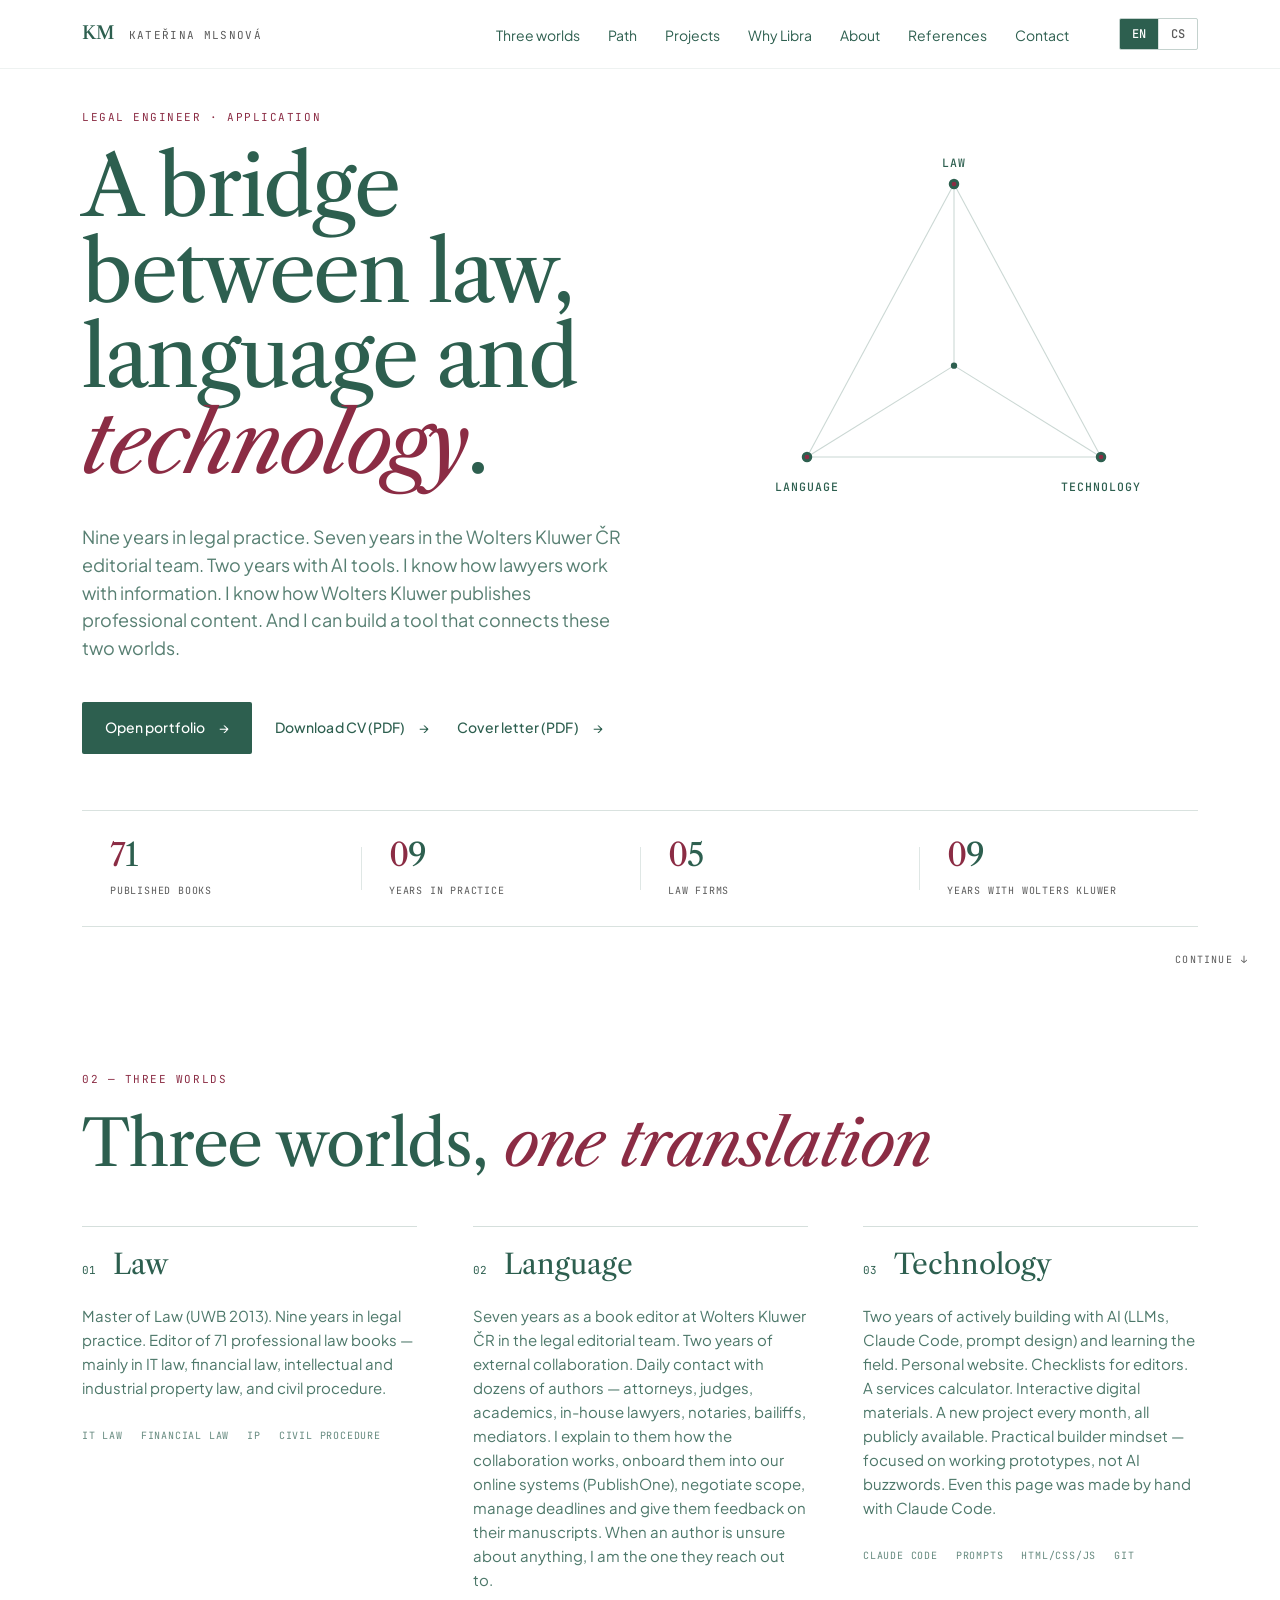
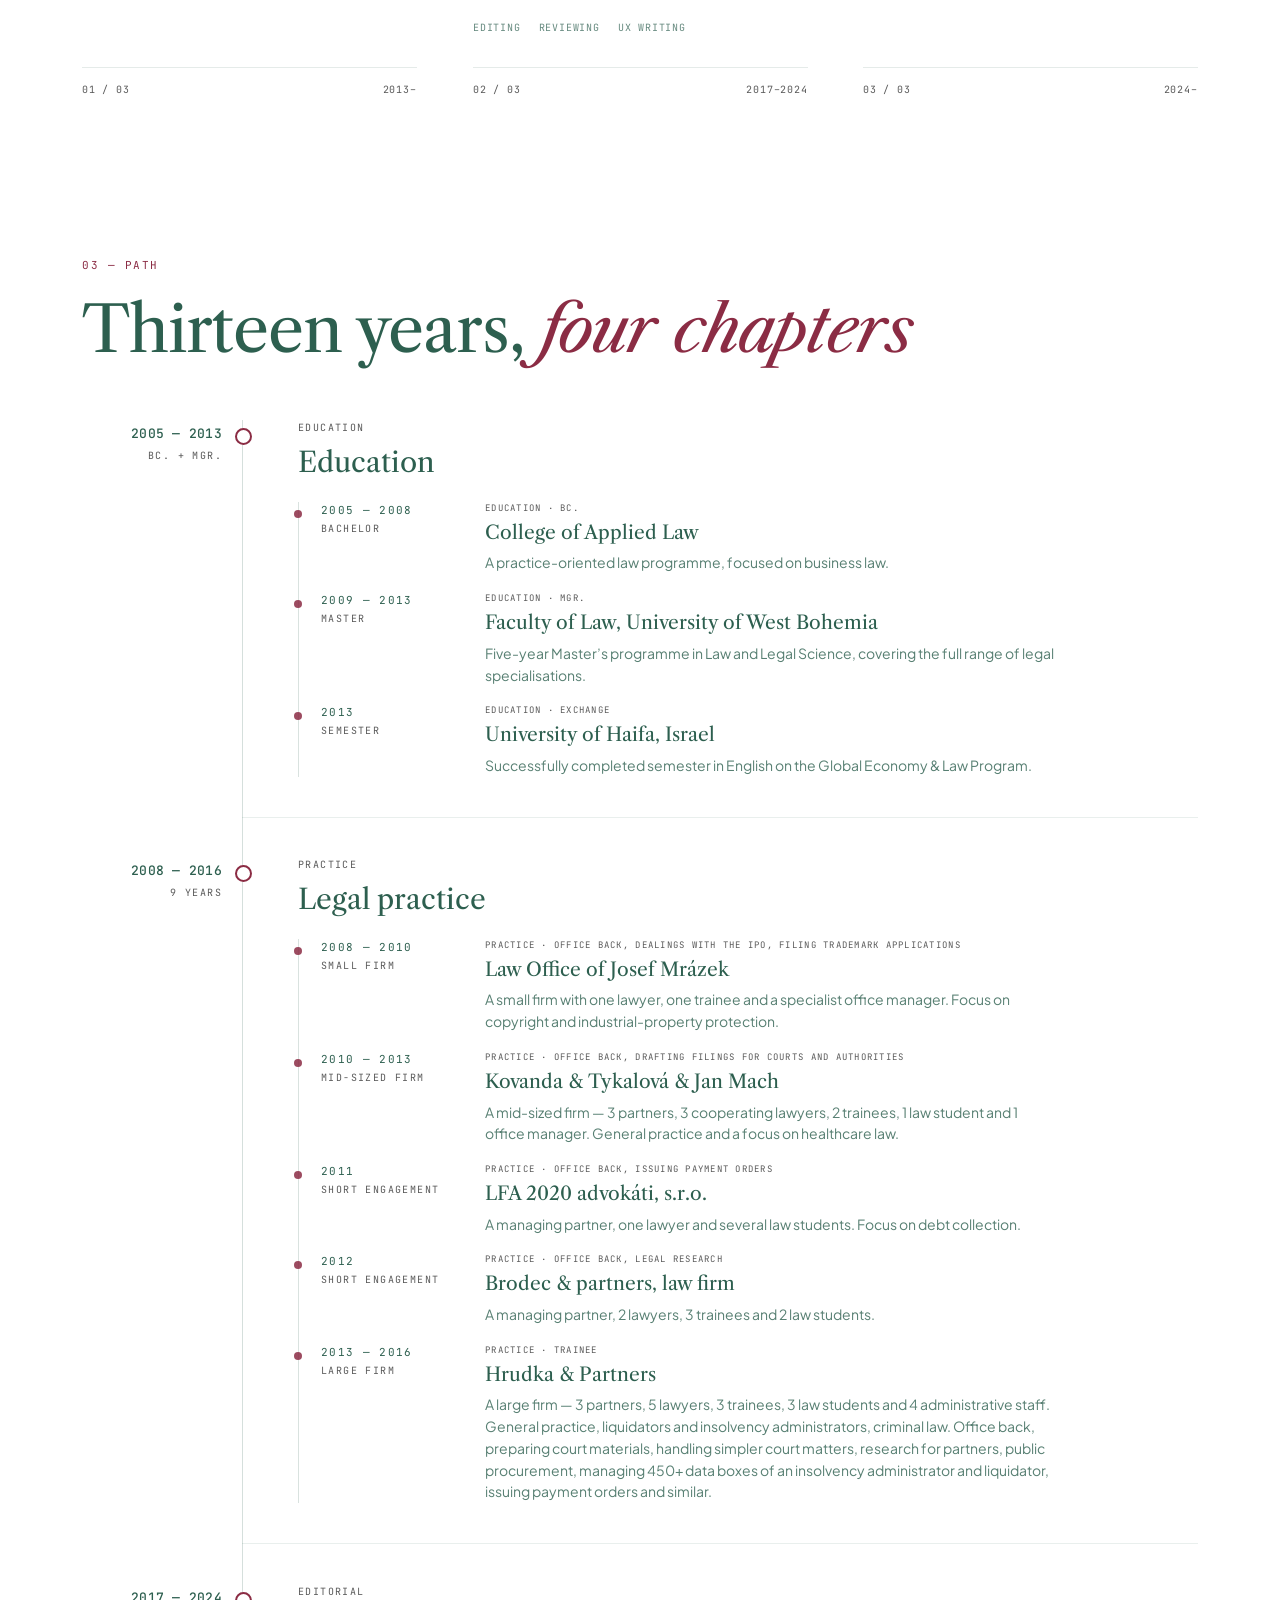
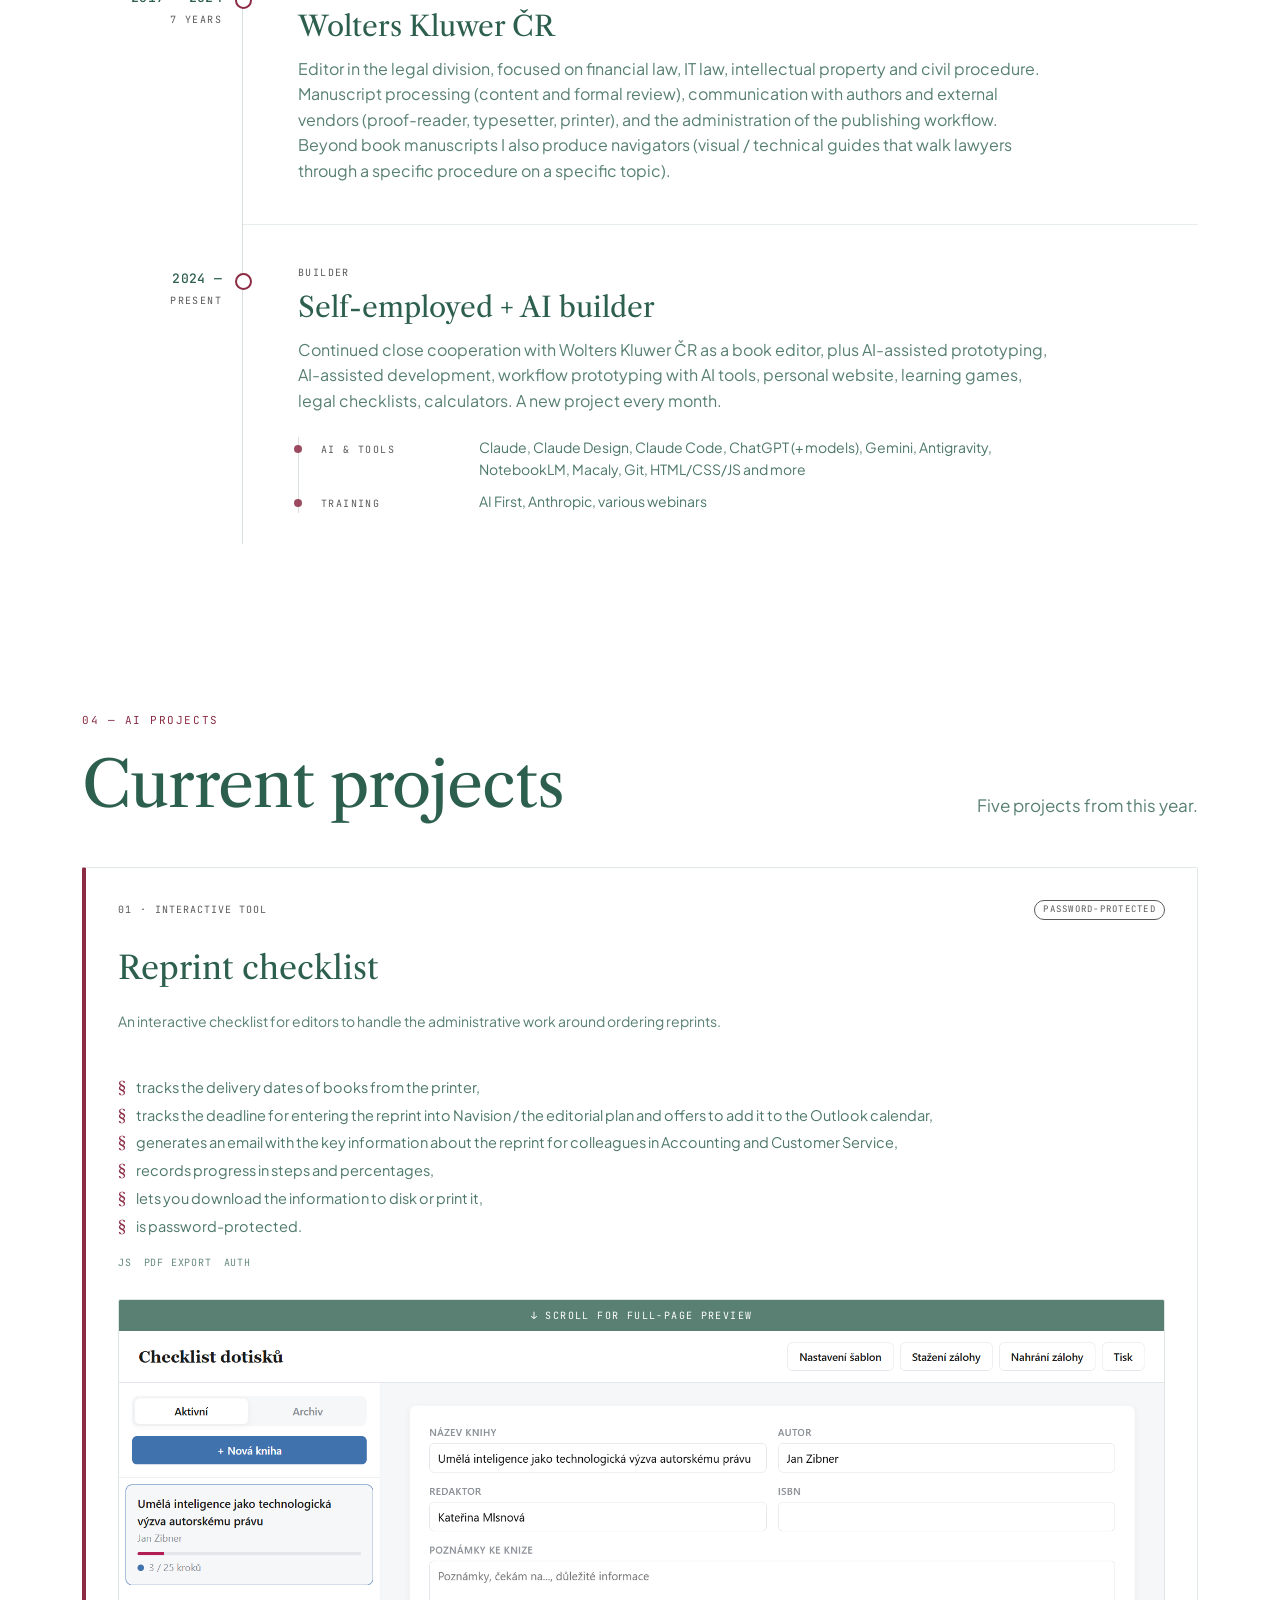
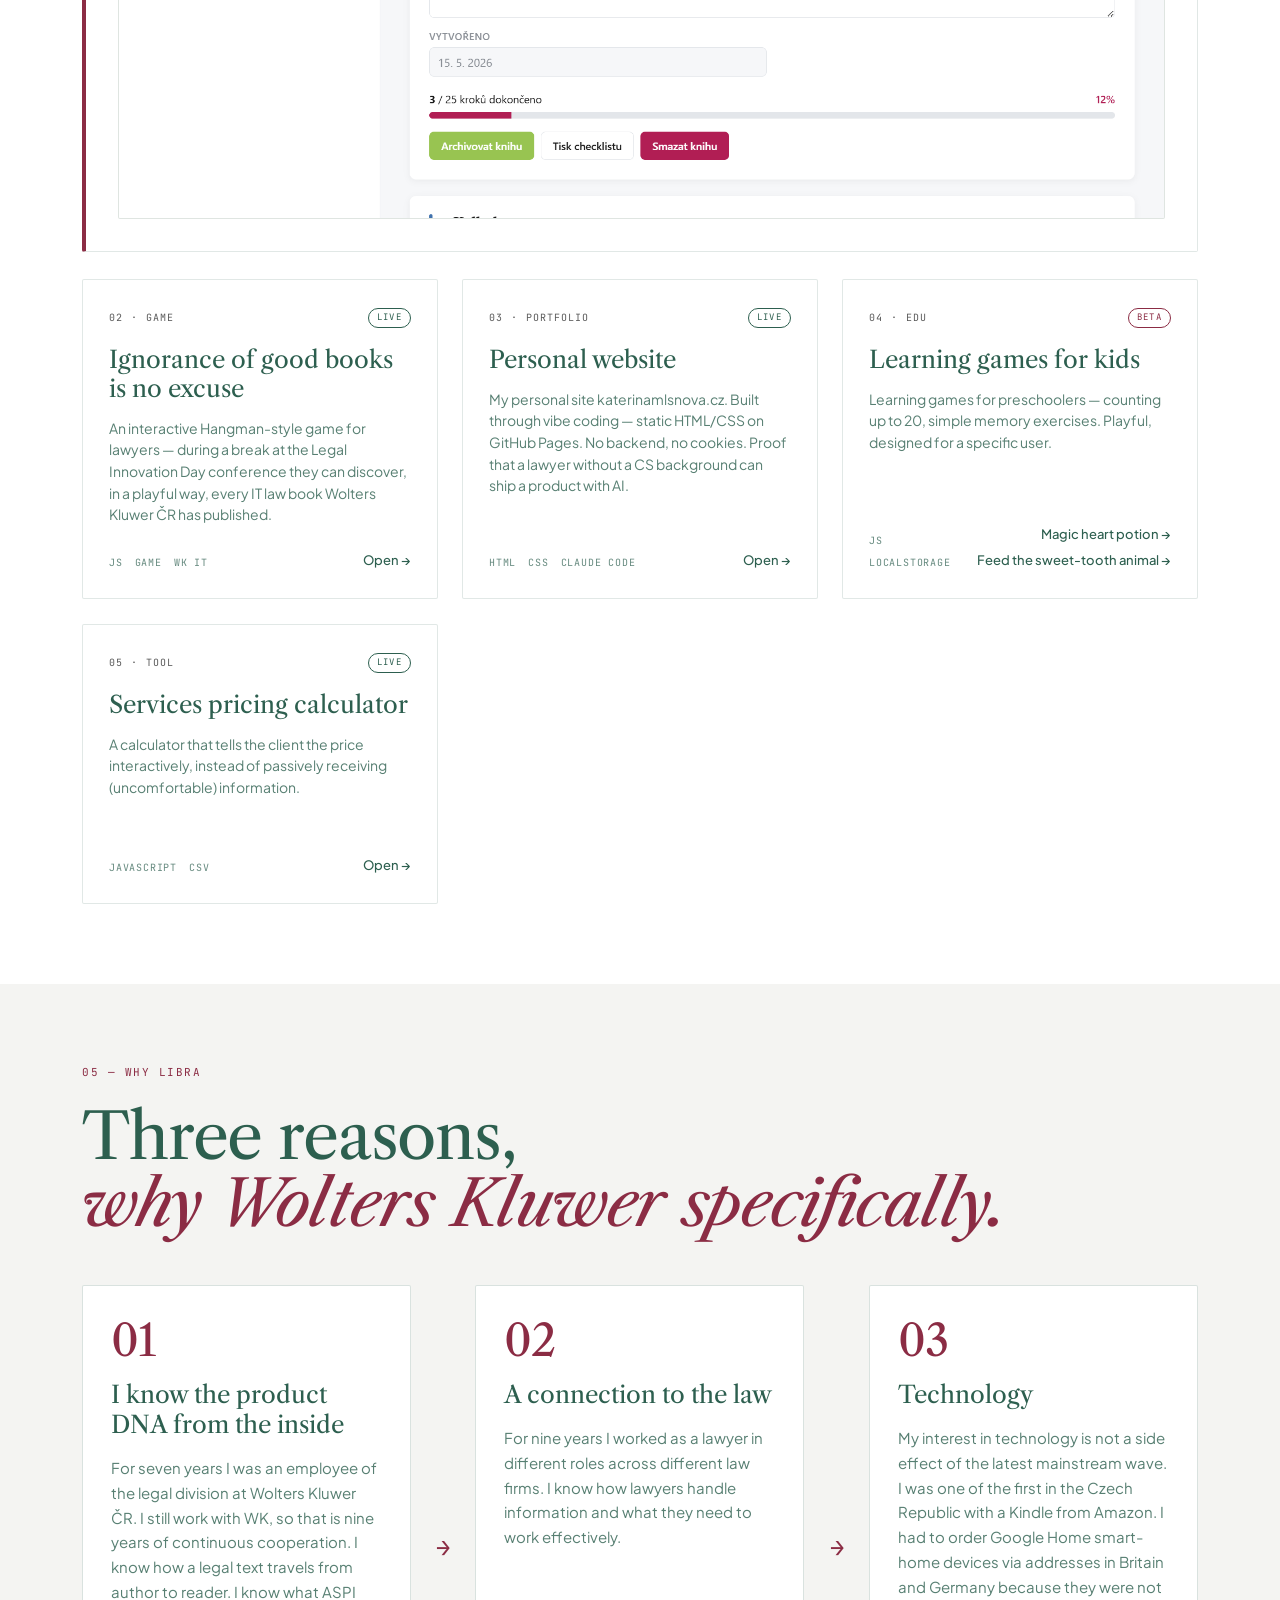
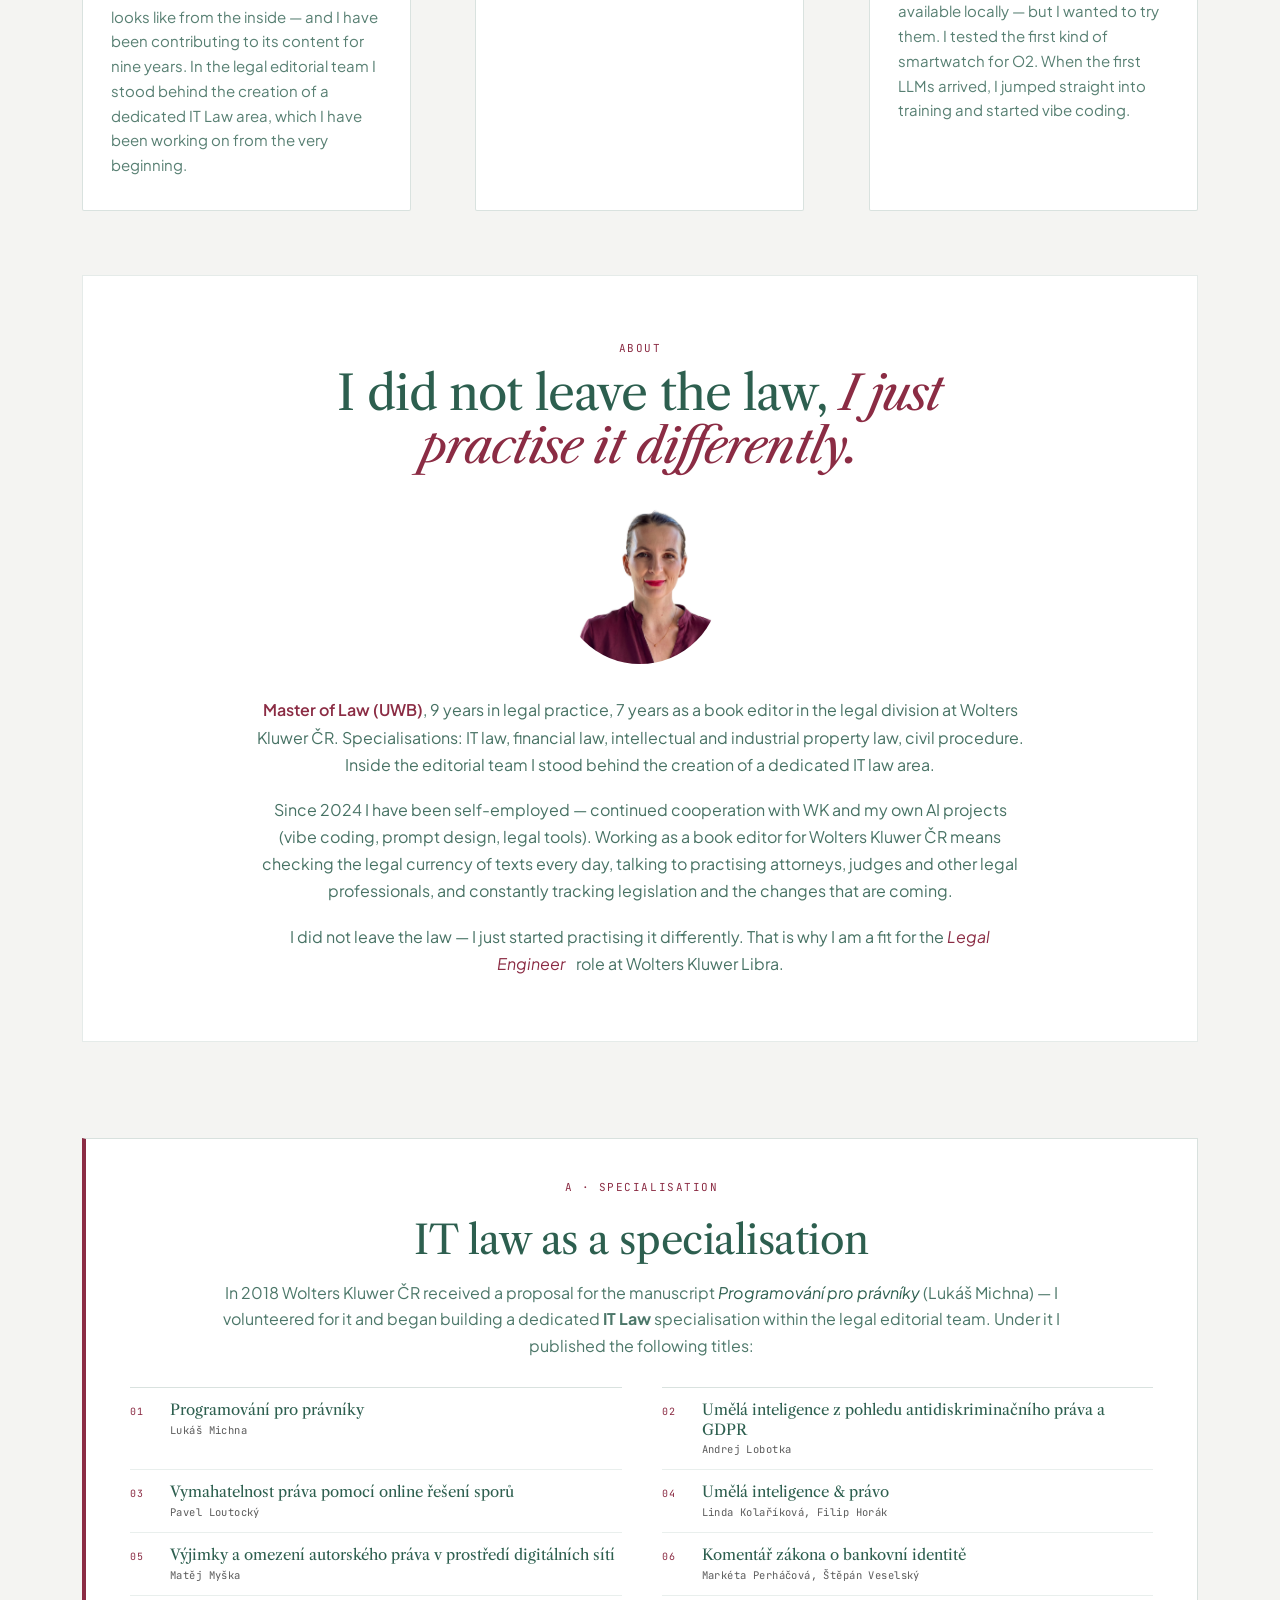
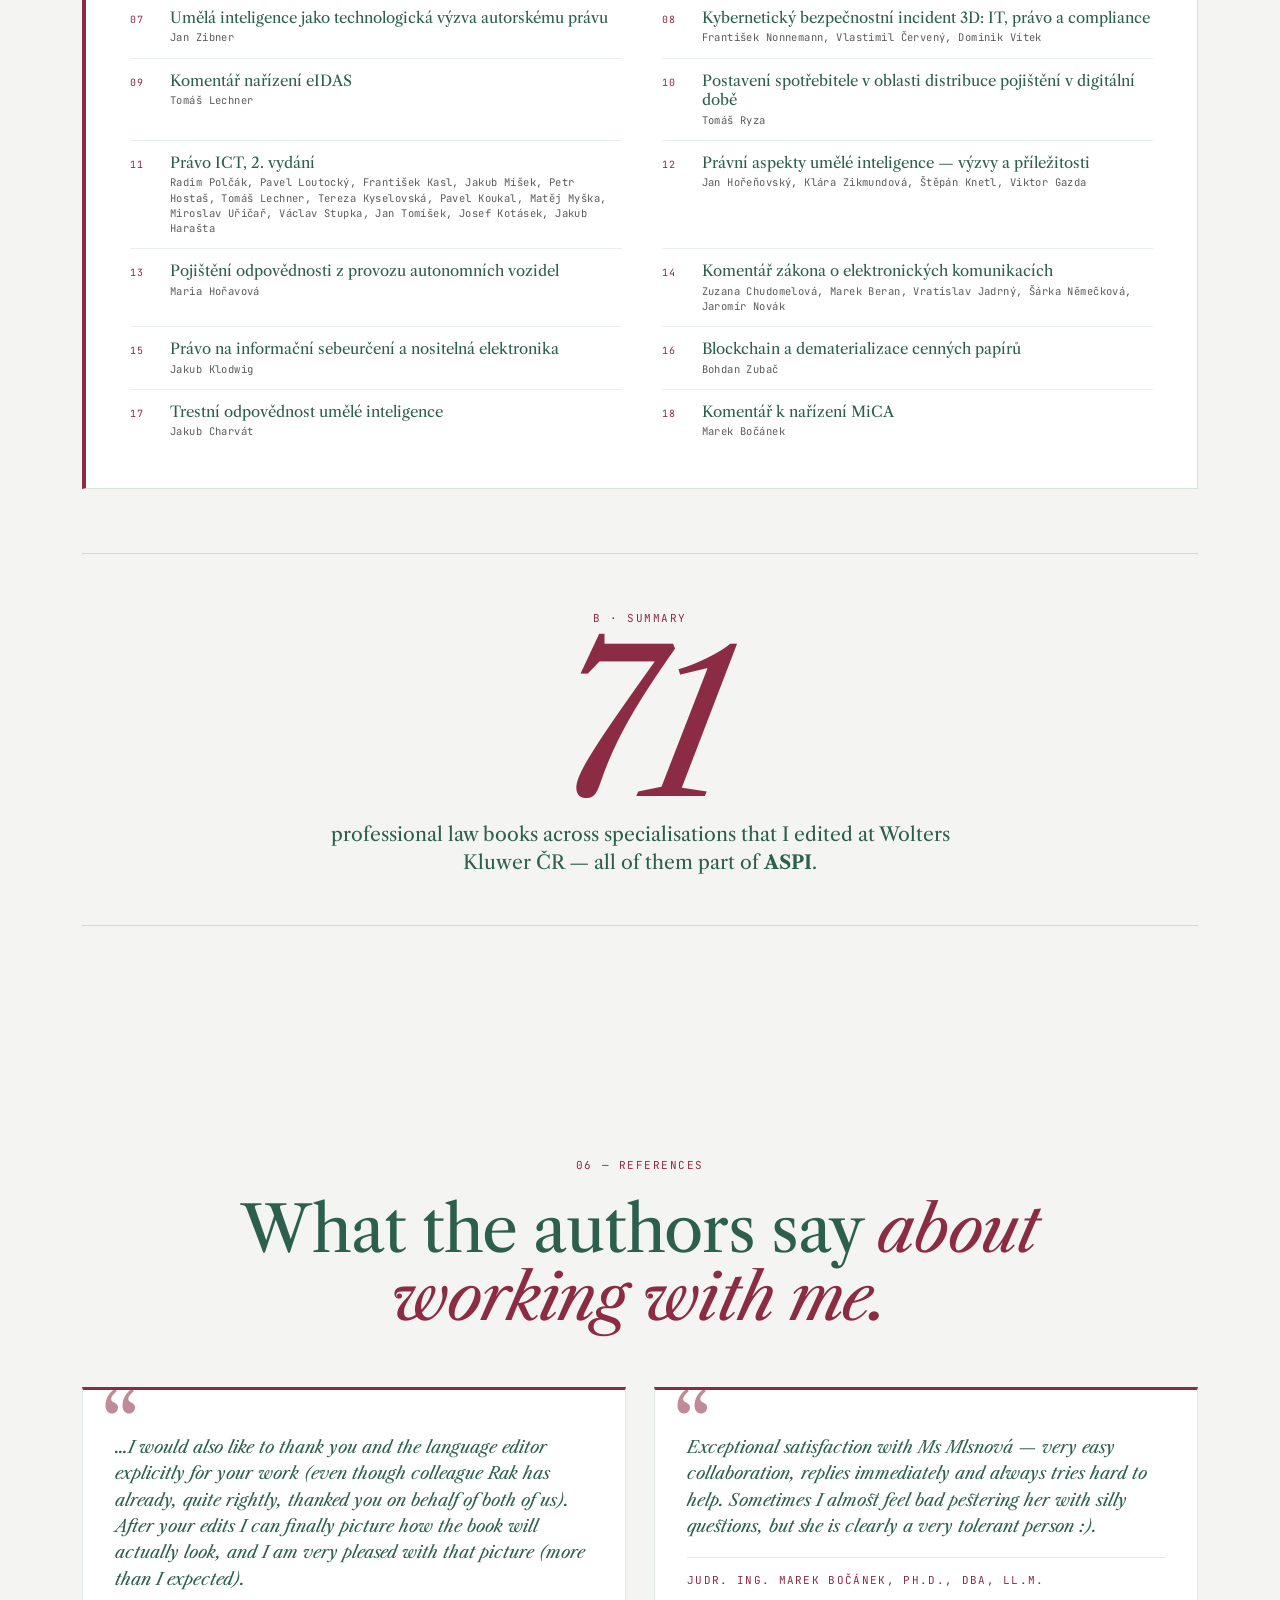
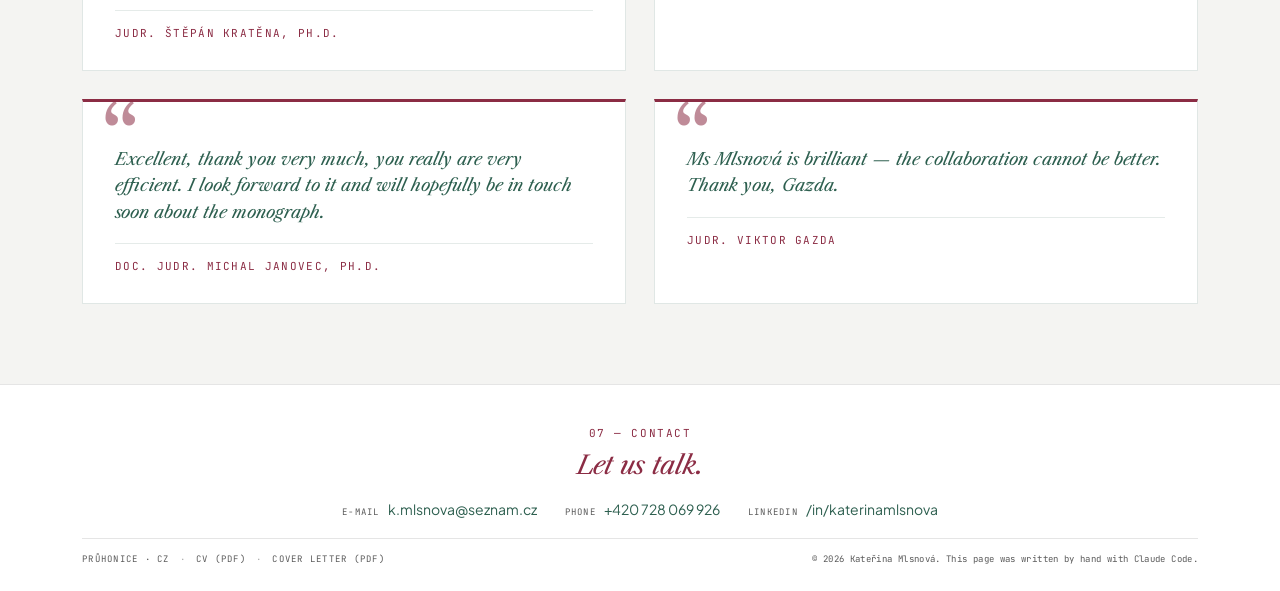
<file: web/index.html>
<!doctype html>
<html lang="en" data-lang="en">
<head>
  <meta charset="utf-8" />
  <meta name="viewport" content="width=device-width, initial-scale=1" />
  <title>Kateřina Mlsnová — Legal Engineer | A bridge between law, language and technology</title>
  <meta name="description" content="Lawyer, book editor and AI builder. Nine years in legal practice, 71 published legal books, active builder with Claude Code. Applying for the Legal Engineer role at Wolters Kluwer Libra." />
  <meta property="og:title" content="Kateřina Mlsnová — Legal Engineer" />
  <meta property="og:description" content="A bridge between law, language and technology. Where lawyers meet AI." />
  <meta property="og:locale" content="en_US" />
  <meta property="og:locale:alternate" content="cs_CZ" />
  <meta property="og:image" content="/images/profil.jpeg" />
  <meta property="og:type" content="website" />
  <link rel="canonical" href="https://katerinamlsnova.cz" />
  <link rel="icon" type="image/svg+xml" href="favicon.svg" />
  <link rel="preconnect" href="https://fonts.googleapis.com">
  <link rel="preconnect" href="https://fonts.gstatic.com" crossorigin>
  <link href="https://fonts.googleapis.com/css2?family=Libre+Caslon+Text:ital,wght@0,400;0,700;1,400&family=Plus+Jakarta+Sans:wght@400;500;600&family=JetBrains+Mono:wght@400;500;600&display=swap" rel="stylesheet">
  <link rel="stylesheet" href="style.css" />
</head>
<body>

<header class="site-header" id="top">
  <div class="container header-row">
    <a href="#top" class="brand">
      <span class="brand-mark">KM</span>
      <span class="brand-name">Kateřina Mlsnová</span>
    </a>

    <button class="nav-toggle" id="navToggle" aria-label="Otevřít menu" aria-expanded="false" aria-controls="primaryNav">
      <span></span><span></span><span></span>
    </button>

    <nav class="primary-nav" id="primaryNav" aria-label="Hlavní">
      <ul>
        <li><a href="#tri-svety" data-i18n="nav.three">Tři světy</a></li>
        <li><a href="#draha" data-i18n="nav.path">Dráha</a></li>
        <li><a href="#projekty" data-i18n="nav.projects">Projekty</a></li>
        <li><a href="#proc-libra" data-i18n="nav.why">Proč Libra</a></li>
        <li><a href="#o-mne" data-i18n="nav.about">O mně</a></li>
        <li><a href="#reference" data-i18n="nav.refs">Reference</a></li>
        <li><a href="#kontakt" data-i18n="nav.contact">Kontakt</a></li>
      </ul>
      <div class="lang-toggle" role="group" aria-label="Language">
        <button type="button" data-lang-set="en" class="lang-btn is-active" aria-pressed="true">EN</button>
        <button type="button" data-lang-set="cs" class="lang-btn" aria-pressed="false">CS</button>
      </div>
    </nav>
  </div>
</header>

<main>

  <!-- HERO -->
  <section id="hero" class="hero">
    <div class="container">
      <div class="hero-grid">
        <div class="hero-text fade-in">
          <p class="kicker accent" data-i18n="hero.kicker">Legal Engineer · Kandidatura</p>
          <h1 class="display">
            <span data-i18n="hero.h1a">Most mezi právem,</span><br/>
            <span data-i18n="hero.h1b">jazykem a </span><em class="accent-em" data-i18n="hero.h1c">technologií</em>.
          </h1>
          <p class="hero-lede">
            <span data-i18n="hero.lede">Devět let v advokacii. Sedm let v redakci Wolters Kluwer ČR. Dva roky s AI nástroji. Vím, jak právníci pracují s informacemi. Vím, jak Wolters Kluwer vydává odborný obsah. A umím postavit nástroj, který tyhle dva světy propojuje.</span>
          </p>

          <div class="cta-row">
            <a class="btn btn-primary" href="#tri-svety">
              <span data-i18n="hero.cta1">Otevřít portfolio</span><span class="arr">→</span>
            </a>
            <a class="btn btn-text" href="files/cv-katerina-mlsnova.pdf">
              <span data-i18n="hero.cta2">Stáhnout CV (PDF)</span><span class="arr">→</span>
            </a>
            <a class="btn btn-text" href="files/motivacni-dopis.pdf">
              <span data-i18n="hero.cta3">Motivační dopis (PDF)</span><span class="arr">→</span>
            </a>
          </div>
        </div>

        <aside class="hero-motif fade-in" aria-hidden="true">
          <svg class="motif" viewBox="0 0 400 400" xmlns="http://www.w3.org/2000/svg">
            <g stroke="var(--ink)" stroke-opacity=".25" stroke-width="1" fill="none">
              <line x1="200" y1="60"  x2="60"  y2="320" />
              <line x1="200" y1="60"  x2="340" y2="320" />
              <line x1="60"  y1="320" x2="340" y2="320" />
              <line x1="200" y1="60"  x2="200" y2="233" />
              <line x1="60"  y1="320" x2="200" y2="233" />
              <line x1="340" y1="320" x2="200" y2="233" />
            </g>
            <g fill="var(--ink)">
              <circle cx="200" cy="60"  r="5" />
              <circle cx="60"  cy="320" r="5" />
              <circle cx="340" cy="320" r="5" />
              <circle cx="200" cy="233" r="3" />
            </g>
            <g fill="var(--accent)">
              <circle cx="200" cy="60"  r="2.2" />
              <circle cx="60"  cy="320" r="2.2" />
              <circle cx="340" cy="320" r="2.2" />
            </g>
            <g font-family="JetBrains Mono, monospace" font-size="11" font-weight="500" fill="var(--ink)" text-anchor="middle" letter-spacing="0.08em">
              <text x="200" y="44" data-i18n="pillars.law">PRÁVO</text>
              <text x="60"  y="352" data-i18n="pillars.lang">JAZYK</text>
              <text x="340" y="352" data-i18n="pillars.tech">TECHNOLOGIE</text>
            </g>
          </svg>
        </aside>
      </div>

      <ul class="stats" aria-label="Klíčová čísla">
        <li>
          <p class="stat-num"><span class="accent">7</span><span>1</span></p>
          <p class="stat-lbl" data-i18n="stats.books">vydaných knih</p>
        </li>
        <li>
          <p class="stat-num"><span class="accent">0</span><span>9</span></p>
          <p class="stat-lbl" data-i18n="stats.years">let v advokacii</p>
        </li>
        <li>
          <p class="stat-num"><span class="accent">0</span><span>5</span></p>
          <p class="stat-lbl" data-i18n="stats.firms">advokátních kanceláří</p>
        </li>
        <li>
          <p class="stat-num"><span class="accent">0</span><span>9</span></p>
          <p class="stat-lbl" data-i18n="stats.wk">let s Wolters Kluwer</p>
        </li>
      </ul>

      <p class="scroll-cue"><span data-i18n="hero.scroll">pokračovat</span> <span aria-hidden="true">↓</span></p>
    </div>
  </section>

  <!-- TŘI SVĚTY -->
  <section id="tri-svety" class="section">
    <div class="container">
      <p class="kicker accent" data-i18n="three.kicker">02 — Tři světy</p>
      <h2 class="section-title fade-in">
        <span data-i18n="three.title1">Tři světy,</span> <em class="accent-em" data-i18n="three.title2">jeden překlad</em>
      </h2>

      <div class="worlds">
        <article class="world fade-in">
          <p class="world-head"><span class="world-num">01</span> <span class="world-name" data-i18n="three.w1.name">Právo</span></p>
          <p class="world-body" data-i18n="three.w1.body">Mgr. práv (ZČU 2013). Devět let v advokacii. Editorka 71 odborných právních knih — zejména z oblastí: IT právo, finanční právo, právo duševního a průmyslového vlastnictví a civilní proces.</p>
          <ul class="tags">
            <li data-i18n="three.w1.t1">IT právo</li>
            <li data-i18n="three.w1.t2">Finanční právo</li>
            <li data-i18n="three.w1.t3">IP</li>
            <li data-i18n="three.w1.t4">Civilní proces</li>
          </ul>
          <p class="world-foot">
            <span data-i18n="three.w1.idx">01 / 03</span>
            <span data-i18n="three.w1.year">2013–</span>
          </p>
        </article>

        <article class="world fade-in">
          <p class="world-head"><span class="world-num">02</span> <span class="world-name" data-i18n="three.w2.name">Jazyk</span></p>
          <p class="world-body" data-i18n="three.w2.body">Sedm let v právní redakci Wolters Kluwer ČR jako knižní redaktorka. Dva roky externí spolupráce. Denně práce s desítkami autorů — advokáty, soudci, akademiky, in-house právníky, notáři, exekutory, mediátory. Vysvětluji jim, jak spolupráce probíhá, zaučuji je do našich online systémů (PublishOne), vyjednávám rozsah, řídím deadlines, dávám jim zpětnou vazbu k rukopisům. Když si autor čímkoli není jistý, ozývá se mně.</p>
          <ul class="tags">
            <li data-i18n="three.w2.t1">Redakce</li>
            <li data-i18n="three.w2.t2">Lektorát</li>
            <li data-i18n="three.w2.t3">UX writing</li>
          </ul>
          <p class="world-foot">
            <span data-i18n="three.w2.idx">02 / 03</span>
            <span data-i18n="three.w2.year">2017–2024</span>
          </p>
        </article>

        <article class="world fade-in">
          <p class="world-head"><span class="world-num">03</span> <span class="world-name" data-i18n="three.w3.name">Technologie</span></p>
          <p class="world-body" data-i18n="three.w3.body">Dva roky aktivního stavění s AI (LLM, Claude Code, prompt design) a vzdělávání se v oboru. Vlastní web. Checklisty pro redaktory. Kalkulačka služeb. Interaktivní digitální materiály. Každý měsíc nový projekt, vše veřejně dostupné. Praktický builder mindset — zaměřený na funkční prototypy, ne AI buzzwordy. I tahle stránka je vyrobená ručně s Claude Code.</p>
          <ul class="tags">
            <li data-i18n="three.w3.t1">Claude Code</li>
            <li data-i18n="three.w3.t2">Prompts</li>
            <li data-i18n="three.w3.t3">HTML/CSS/JS</li>
            <li data-i18n="three.w3.t4">Git</li>
          </ul>
          <p class="world-foot">
            <span data-i18n="three.w3.idx">03 / 03</span>
            <span data-i18n="three.w3.year">2024–</span>
          </p>
        </article>
      </div>
    </div>
  </section>

  <!-- DRÁHA -->
  <section id="draha" class="section">
    <div class="container">
      <p class="kicker accent" data-i18n="path.kicker">03 — Dráha</p>
      <h2 class="section-title fade-in">
        <span data-i18n="path.title1">Třináct let,</span> <em class="accent-em" data-i18n="path.title2">čtyři kapitoly</em>
      </h2>

      <ol class="timeline">
        <li class="tl-row fade-in">
          <div class="tl-when">
            <p class="tl-year">2005 — 2013</p>
            <p class="tl-dur" data-i18n="path.edu.dur">Bc. + Mgr.</p>
          </div>
          <div class="tl-body">
            <p class="tl-cat" data-i18n="path.edu.cat">Education</p>
            <h3 class="tl-title" data-i18n="path.edu.title">Vzdělání</h3>

            <ol class="tl-sub">
              <li class="tl-sub-row">
                <div class="tl-sub-when">
                  <p class="tl-sub-year">2005 — 2008</p>
                  <p class="tl-sub-dur" data-i18n="path.m1.dur">Bakalář</p>
                </div>
                <div class="tl-sub-body">
                  <p class="tl-sub-cat" data-i18n="path.m1.cat">Education · Bc.</p>
                  <h4 class="tl-sub-title" data-i18n="path.m1.title">Vysoká škola aplikovaného práva</h4>
                  <p class="tl-sub-desc" data-i18n="path.m1.desc">Studium práva zaměřené na praktické stránky, zejména podnikání.</p>
                </div>
              </li>

              <li class="tl-sub-row">
                <div class="tl-sub-when">
                  <p class="tl-sub-year">2009 — 2013</p>
                  <p class="tl-sub-dur" data-i18n="path.m2.dur">Magistr</p>
                </div>
                <div class="tl-sub-body">
                  <p class="tl-sub-cat" data-i18n="path.m2.cat">Education · Mgr.</p>
                  <h4 class="tl-sub-title" data-i18n="path.m2.title">Právnická fakulta ZČU</h4>
                  <p class="tl-sub-desc" data-i18n="path.m2.desc">Pětiletý magisterský obor Právo a právní věda se standardním rozsahem přes všechny právní specializace.</p>
                </div>
              </li>

              <li class="tl-sub-row">
                <div class="tl-sub-when">
                  <p class="tl-sub-year">2013</p>
                  <p class="tl-sub-dur" data-i18n="path.m2b.dur">Semestr</p>
                </div>
                <div class="tl-sub-body">
                  <p class="tl-sub-cat" data-i18n="path.m2b.cat">Education · Exchange</p>
                  <h4 class="tl-sub-title" data-i18n="path.m2b.title">University of Haifa, Israel</h4>
                  <p class="tl-sub-desc" data-i18n="path.m2b.desc">Úspěšně absolvovaný semestr v angličtině v oboru Global Economy &amp; Law Program.</p>
                </div>
              </li>
            </ol>
          </div>
        </li>

        <li class="tl-row fade-in">
          <div class="tl-when">
            <p class="tl-year">2008 — 2016</p>
            <p class="tl-dur" data-i18n="path.m3.dur">9 let</p>
          </div>
          <div class="tl-body">
            <p class="tl-cat" data-i18n="path.m3.cat">Practice</p>
            <h3 class="tl-title" data-i18n="path.m3.title">Advokacie</h3>

            <ol class="tl-sub">
              <li class="tl-sub-row">
                <div class="tl-sub-when">
                  <p class="tl-sub-year">2008 — 2010</p>
                  <p class="tl-sub-dur" data-i18n="path.m3.s1.dur">Malá AK</p>
                </div>
                <div class="tl-sub-body">
                  <p class="tl-sub-cat" data-i18n="path.m3.s1.cat">Practice · office back, jednání s ÚPV, podávání přihlášek ochranných známek</p>
                  <h4 class="tl-sub-title" data-i18n="path.m3.s1.title">Advokátní kancelář Josef Mrázek</h4>
                  <p class="tl-sub-desc" data-i18n="path.m3.s1.desc">Malá advokátní kancelář složená z advokáta, advokátní koncipientky a odborné office manažerky. Specializace na právo ochrany duševního a průmyslového vlastnictví.</p>
                </div>
              </li>

              <li class="tl-sub-row">
                <div class="tl-sub-when">
                  <p class="tl-sub-year">2010 — 2013</p>
                  <p class="tl-sub-dur" data-i18n="path.m3.s2.dur">Střední AK</p>
                </div>
                <div class="tl-sub-body">
                  <p class="tl-sub-cat" data-i18n="path.m3.s2.cat">Practice · office back, přepis podání k soudům a úřadům</p>
                  <h4 class="tl-sub-title" data-i18n="path.m3.s2.title">Kovanda &amp; Tykalová &amp; Jan Mach</h4>
                  <p class="tl-sub-desc" data-i18n="path.m3.s2.desc">Střední advokátní kancelář — 3 partneři, 3 spolupracující advokáti, 2 koncipienti, 1 právní studentka, 1 office manažerka. Generální praxe a specializace na zdravotnické právo.</p>
                </div>
              </li>

              <li class="tl-sub-row">
                <div class="tl-sub-when">
                  <p class="tl-sub-year">2011</p>
                  <p class="tl-sub-dur" data-i18n="path.m3.s3.dur">Krátkodobá spolupráce</p>
                </div>
                <div class="tl-sub-body">
                  <p class="tl-sub-cat" data-i18n="path.m3.s3.cat">Practice · office back, vydávání platebních rozkazů</p>
                  <h4 class="tl-sub-title" data-i18n="path.m3.s3.title">LFA 2020 advokáti, s.r.o.</h4>
                  <p class="tl-sub-desc" data-i18n="path.m3.s3.desc">Hlavní partnerka, advokátka a řada právních studentů. Specializace na vymáhání pohledávek.</p>
                </div>
              </li>

              <li class="tl-sub-row">
                <div class="tl-sub-when">
                  <p class="tl-sub-year">2012</p>
                  <p class="tl-sub-dur" data-i18n="path.m3.s4.dur">Krátkodobá spolupráce</p>
                </div>
                <div class="tl-sub-body">
                  <p class="tl-sub-cat" data-i18n="path.m3.s4.cat">Practice · office back, právní rešerše</p>
                  <h4 class="tl-sub-title" data-i18n="path.m3.s4.title">Brodec &amp; partners, law firm</h4>
                  <p class="tl-sub-desc" data-i18n="path.m3.s4.desc">Hlavní partner, 2 advokáti, 3 advokátní koncipienti, 2 právní studenti.</p>
                </div>
              </li>

              <li class="tl-sub-row">
                <div class="tl-sub-when">
                  <p class="tl-sub-year">2013 — 2016</p>
                  <p class="tl-sub-dur" data-i18n="path.m3.s5.dur">Velká AK</p>
                </div>
                <div class="tl-sub-body">
                  <p class="tl-sub-cat" data-i18n="path.m3.s5.cat">Practice · koncipient</p>
                  <h4 class="tl-sub-title" data-i18n="path.m3.s5.title">Hrudka &amp; partneři</h4>
                  <p class="tl-sub-desc" data-i18n="path.m3.s5.desc">Velká advokátní kancelář — 3 partneři, 5 advokátů, 3 koncipienti, 3 právní studenti, 4 administrativní pracovníci. Generální praxe, likvidátoři a insolvenční správci, trestní právo. Office back, příprava podkladů pro soudy, jednodušší případy u soudů, rešerše pro partnery, veřejné zakázky, správa 450+ datových schránek insolvenčního správce a likvidátora, vydávání platebních rozkazů apod.</p>
                </div>
              </li>
            </ol>
          </div>
        </li>

        <li class="tl-row fade-in">
          <div class="tl-when">
            <p class="tl-year">2017 — 2024</p>
            <p class="tl-dur" data-i18n="path.m4.dur">7 let</p>
          </div>
          <div class="tl-body">
            <p class="tl-cat" data-i18n="path.m4.cat">Editorial</p>
            <h3 class="tl-title" data-i18n="path.m4.title">Wolters Kluwer ČR</h3>
            <p class="tl-desc" data-i18n="path.m4.desc">Redaktorka v právní oblasti se specializací na finanční právo, IT právo, právo duševního vlastnictví a občanské právo procesní. Zpracovávání rukopisu (kontrola po obsahové i formální stránce), komunikace s autory i externími dodavateli (jazyková korektorka, sazeč, tiskárna), administrativa související s celým procesem vydávání rukopisu. Kromě rukopisů odborných knih zpracovávám i navigátory (vizuálně technické řešení ukazující konkrétní postup právníkům v konkrétním tématu/problému).</p>
          </div>
        </li>

        <li class="tl-row fade-in">
          <div class="tl-when">
            <p class="tl-year">2024 —</p>
            <p class="tl-dur" data-i18n="path.m5.dur">present</p>
          </div>
          <div class="tl-body">
            <p class="tl-cat" data-i18n="path.m5.cat">Builder</p>
            <h3 class="tl-title" data-i18n="path.m5.title">OSVČ + AI builder</h3>
            <p class="tl-desc" data-i18n="path.m5.desc">Pokračování úzké spolupráce s Wolters Kluwer ČR jako knižní redaktorka, AI-assisted prototyping, AI-assisted development, workflow prototyping with AI tools, osobní web, výukové hry, právní checklisty, kalkulačky. Každý měsíc nový projekt.</p>
            <ul class="tl-bullets">
              <li>
                <span class="tl-bullet-label" data-i18n="path.m5.b1.label">AI &amp; nástroje</span>
                <span class="tl-bullet-val" data-i18n="path.m5.b1.val">Claude, Claude Design, Claude Code, ChatGPT (+ modely), Gemini, Antigravity, NotebookLM, Macaly, Git, HTML/CSS/JS a další</span>
              </li>
              <li>
                <span class="tl-bullet-label" data-i18n="path.m5.b2.label">Školení</span>
                <span class="tl-bullet-val" data-i18n="path.m5.b2.val">AI first, Anthropic, nejrůznější webináře</span>
              </li>
            </ul>
          </div>
        </li>
      </ol>
    </div>
  </section>

  <!-- PROJEKTY -->
  <section id="projekty" class="section">
    <div class="container">
      <div class="proj-head">
        <div>
          <p class="kicker accent" data-i18n="proj.kicker">04 — AI Projekty</p>
          <h2 class="section-title fade-in" data-i18n="proj.title">Aktuální projekty</h2>
        </div>
        <p class="section-lede fade-in" data-i18n="proj.lede">Vybráno pět projektů tohoto roku.</p>
      </div>

      <!-- Featured project — Checklist pro dotisky -->
      <article class="proj proj-hero proj-hero-stack fade-in">
        <div class="proj-hero-body">
          <p class="proj-meta">
            <span class="proj-num">01</span><span class="dot-sep">·</span><span class="proj-cat" data-i18n="proj.p1.cat">Interaktivní tool</span>
            <span class="proj-status proj-status-locked" data-i18n="proj.p1.status">chráněno heslem</span>
          </p>
          <h3 class="proj-title" data-i18n="proj.p1.title">Checklist pro dotisky</h3>
          <p class="proj-desc" data-i18n="proj.p1.desc">Interaktivní checklist pro redaktory sloužící k vyřízení administrativy související s objednáním dotisků.</p>
          <ul class="proj-bullets">
            <li data-i18n="proj.p1.b1">hlídá termíny návozu knih z tiskárny,</li>
            <li data-i18n="proj.p1.b2">hlídá termín pro zadání dotisku do Navisionu / Edičního plánu a nabídne jeho přidání do kalendáře v Outlooku,</li>
            <li data-i18n="proj.p1.b3">vygeneruje e-mail s podstatnými informacemi o dotisku kolegům z Účtárny a Zákaznického oddělení,</li>
            <li data-i18n="proj.p1.b4">eviduje postup v krocích a procentech,</li>
            <li data-i18n="proj.p1.b5">dává možnost stáhnout si informace na disk, nebo si je vytisknout,</li>
            <li data-i18n="proj.p1.b6">je chráněn heslem.</li>
          </ul>
          <div class="proj-foot">
            <ul class="tags">
              <li data-i18n="proj.p1.t1">JS</li><li data-i18n="proj.p1.t2">PDF export</li><li data-i18n="proj.p1.t3">Auth</li>
            </ul>
          </div>
        </div>

        <div class="proj-hero-media proj-hero-media-scroll" aria-label="Náhled — scrollovatelný">
          <p class="scroll-hint" data-i18n="proj.p1.scrollHint">↓ scroll pro náhled celé stránky</p>
          <img src="images/checklist-dotisku.png" alt="Náhled stránky Checklist pro dotisky" />
        </div>
      </article>

      <div class="projects">
        <a class="proj fade-in" href="https://neznalost-dobrych-knih-neomlouva.vercel.app/" target="_blank" rel="noopener">
          <p class="proj-meta">
            <span class="proj-num">02</span><span class="dot-sep">·</span><span class="proj-cat" data-i18n="proj.p2.cat">Hra</span>
            <span class="proj-status proj-status-live" data-i18n="proj.p2.status">live</span>
          </p>
          <h3 class="proj-title" data-i18n="proj.p2.title">Neznalost dobrých knih neomlouvá</h3>
          <p class="proj-desc" data-i18n="proj.p2.desc">Interaktivní hra pro právníky ve stylu Šibenice (Viselec), ve které si mohou o přestávce na konferenci Legal Innovation Day zábavným způsobem dozvědět, jaké všechny knihy vydalo Wolters Kluwer ČR z oblasti Práva IT.</p>
          <div class="proj-foot">
            <ul class="tags">
              <li data-i18n="proj.p2.t1">JS</li><li data-i18n="proj.p2.t2">Game</li><li data-i18n="proj.p2.t3">WK IT</li>
            </ul>
            <span class="proj-link" data-i18n="proj.open">Otevřít →</span>
          </div>
        </a>

        <a class="proj fade-in" href="https://katerinamlsnova.cz" target="_blank" rel="noopener">
          <p class="proj-meta">
            <span class="proj-num">03</span><span class="dot-sep">·</span><span class="proj-cat" data-i18n="proj.p3.cat">Portfolio</span>
            <span class="proj-status proj-status-live" data-i18n="proj.p3.status">live</span>
          </p>
          <h3 class="proj-title" data-i18n="proj.p3.title">Osobní web</h3>
          <p class="proj-desc" data-i18n="proj.p3.desc">Můj osobní web katerinamlsnova.cz. Postaven díky vibe codování, statické HTML/CSS na GitHub Pages. Žádný backend, žádné cookie. Důkaz, že právník bez programátorského vzdělání s AI dotáhne produkt.</p>
          <div class="proj-foot">
            <ul class="tags">
              <li data-i18n="proj.p3.t1">HTML</li><li data-i18n="proj.p3.t2">CSS</li><li data-i18n="proj.p3.t3">Claude Code</li>
            </ul>
            <span class="proj-link" data-i18n="proj.open">Otevřít →</span>
          </div>
        </a>

        <div class="proj proj-multi fade-in">
          <p class="proj-meta">
            <span class="proj-num">04</span><span class="dot-sep">·</span><span class="proj-cat" data-i18n="proj.p4.cat">Edu</span>
            <span class="proj-status proj-status-beta" data-i18n="proj.p4.status">beta</span>
          </p>
          <h3 class="proj-title" data-i18n="proj.p4.title">Výukové hry pro děti</h3>
          <p class="proj-desc" data-i18n="proj.p4.desc">Výukové hry pro předškolní děti, díky kterým si mohou hravou formou procvičit počítání do 20, nebo cvičit paměť.</p>
          <div class="proj-foot">
            <ul class="tags">
              <li data-i18n="proj.p4.t1">JS</li><li data-i18n="proj.p4.t2">LocalStorage</li>
            </ul>
            <div class="proj-links">
              <a class="proj-link" href="https://kouzelny-srdickovy-lektvar.vercel.app/" target="_blank" rel="noopener" data-i18n="proj.p4.link1">Kouzelný srdíčkový lektvar →</a>
              <a class="proj-link" href="https://nakrm-mlsne-zviratko.vercel.app/" target="_blank" rel="noopener" data-i18n="proj.p4.link2">Nakrm mlsné zvířátko →</a>
            </div>
          </div>
        </div>

        <a class="proj fade-in" href="https://www.katerinamlsnova.cz/#ceny" target="_blank" rel="noopener">
          <p class="proj-meta">
            <span class="proj-num">05</span><span class="dot-sep">·</span><span class="proj-cat" data-i18n="proj.p5.cat">Tool</span>
            <span class="proj-status proj-status-live" data-i18n="proj.p5.status">live</span>
          </p>
          <h3 class="proj-title" data-i18n="proj.p5.title">Kalkulačka ceny nabízených služeb</h3>
          <p class="proj-desc" data-i18n="proj.p5.desc">Kalkulačka, která klientovi řekne cenu interaktivním způsobem místo pasivního přijímání (nepříjemných) informací.</p>
          <div class="proj-foot">
            <ul class="tags">
              <li data-i18n="proj.p5.t1">JavaScript</li><li data-i18n="proj.p5.t2">CSV</li>
            </ul>
            <span class="proj-link" data-i18n="proj.open">Otevřít →</span>
          </div>
        </a>
      </div>
    </div>
  </section>

  <!-- PROČ LIBRA -->
  <section id="proc-libra" class="section section-paper">
    <div class="container">
      <p class="kicker accent" data-i18n="why.kicker">05 — Proč Libra</p>
      <h2 class="section-title fade-in">
        <span data-i18n="why.title1">Tři důvody,</span><br/>
        <em class="accent-em" data-i18n="why.title2">proč přesně Wolters Kluwer.</em>
      </h2>

      <div class="reasons">
        <article class="reason-box fade-in">
          <p class="r-num">01</p>
          <h3 class="r-title" data-i18n="why.r1.title">Znám DNA produktu zevnitř</h3>
          <p class="r-text" data-i18n="why.r1.text">Sedm let jsem byla zaměstnancem právní oblasti Wolters Kluwer ČR. Nadále s WK spolupracuji, takže 9 let soustavné spolupráce. Vím, jakou cestou prochází odborný právní text od autora k čtenáři. Vím, jak vypadá ASPI zevnitř a už 9 let se podílím na zpracováním obsahu pro ASPI. V právní redakci jsem stála za vznikem samostatné oblasti Práva IT, které se věnuji od samého počátku.</p>
        </article>

        <span class="r-arrow" aria-hidden="true">→</span>

        <article class="reason-box fade-in">
          <p class="r-num">02</p>
          <h3 class="r-title" data-i18n="why.r2.title">Propojení s právem</h3>
          <p class="r-text" data-i18n="why.r2.text">Pracovala jsem jako právník na nejrůznějších pozicích, v nejrůznějších advokátních kancelářích devět let. Vím, jakým způsobem právníci s informacemi nakládají a co potřebují pro efektivní práci.</p>
        </article>

        <span class="r-arrow" aria-hidden="true">→</span>

        <article class="reason-box fade-in">
          <p class="r-num">03</p>
          <h3 class="r-title" data-i18n="why.r3.title">Technologie</h3>
          <p class="r-text" data-i18n="why.r3.text">Můj zájem o technologie není důsledek moderního mainstreamového proudu. Byla jsem jedna z prvních v ČR s Kindle čtečkou od Amazonu. Zařízení pro chytrou domácnost Google Home jsem musela kupovat přes adresy v Británii a Německu, protože v ČR nebyly dostupné, ale já je chtěla vyzkoušet. Testovala jsem pro O2 první typ chytrých hodinek. Když přišly první LLM, hned jsem se pustila do školení a začala vibe codovat.</p>
        </article>
      </div>

      <!-- O MNĚ -->
      <section id="o-mne" class="about-inline">
        <p class="kicker accent center" data-i18n="about.kicker">O mně</p>
        <h3 class="about-title">
          <span data-i18n="about.title1">Z práva jsem neodešla,</span> <em class="accent-em" data-i18n="about.title2">jen ho dělám jinak.</em>
        </h3>
        <img class="about-photo" src="images/profil.jpeg" alt="Kateřina Mlsnová" />
        <div class="about-body">
          <p class="about-p" data-i18n="about.p1"><strong>Mgr. práv (ZČU)</strong>, 9 let v advokacii, 7 let knižní redaktorka v právní oblasti Wolters Kluwer ČR. Specializace: IT právo, finanční právo, právo ochrany duševního vlastnictví a průmyslových práv, civilní proces. V redakci jsem stála za vznikem samostatné oblasti práva IT.</p>
          <p class="about-p" data-i18n="about.p2">Od roku 2024 jsem OSVČ — pokračující spolupráce s WK a vlastní AI projekty (vibe coding, prompt design, právní nástroje). Práce knižní redaktorky pro Wolters Kluwer ČR znamená denně kontrolovat aktuálnost právních textů, komunikovat s praktikujícími advokáty, soudci a ostatními právnickými profesemi a neustále sledovat legislativu a chystané změny.</p>
          <p class="about-p" data-i18n="about.p3">Z práva jsem neodešla, jen jsem ho začala dělat jinak. Proto jsem vhodná na pozici <em>Legal Engineer</em>&ensp; ve Wolters Kluwer Libra.</p>
        </div>
      </section>

      <div class="proof-stack">

        <!-- B · IT právo bibliografie -->
        <article class="proof proof-spec fade-in">
          <div class="proof-head">
            <p class="kicker accent" data-i18n="why.spec.kicker">A · Specializace</p>
            <h3 class="proof-title" data-i18n="why.spec.title">IT právo jako specializace</h3>
          </div>
          <p class="proof-body" data-i18n="why.spec.intro">V roce 2018 dostalo Wolters Kluwer ČR nabídku na rukopis <em>Programování pro právníky</em> (Lukáš Michna) — o zpracování jsem se aktivně přihlásila a začala v právní redakci budovat samostatnou specializaci <strong>Právo IT</strong>. V rámci ní jsem vydala tyto knihy:</p>

          <ol class="book-list">
            <li><span class="book-num">01</span><span class="book-body"><span class="book-title">Programování pro právníky</span><span class="book-authors">Lukáš Michna</span></span></li>
            <li><span class="book-num">02</span><span class="book-body"><span class="book-title">Umělá inteligence z pohledu antidiskriminačního práva a GDPR</span><span class="book-authors">Andrej Lobotka</span></span></li>
            <li><span class="book-num">03</span><span class="book-body"><span class="book-title">Vymahatelnost práva pomocí online řešení sporů</span><span class="book-authors">Pavel Loutocký</span></span></li>
            <li><span class="book-num">04</span><span class="book-body"><span class="book-title">Umělá inteligence &amp; právo</span><span class="book-authors">Linda Kolaříková, Filip Horák</span></span></li>
            <li><span class="book-num">05</span><span class="book-body"><span class="book-title">Výjimky a omezení autorského práva v prostředí digitálních sítí</span><span class="book-authors">Matěj Myška</span></span></li>
            <li><span class="book-num">06</span><span class="book-body"><span class="book-title">Komentář zákona o bankovní identitě</span><span class="book-authors">Markéta Perháčová, Štěpán Veselský</span></span></li>
            <li><span class="book-num">07</span><span class="book-body"><span class="book-title">Umělá inteligence jako technologická výzva autorskému právu</span><span class="book-authors">Jan Zibner</span></span></li>
            <li><span class="book-num">08</span><span class="book-body"><span class="book-title">Kybernetický bezpečnostní incident 3D: IT, právo a compliance</span><span class="book-authors">František Nonnemann, Vlastimil Červený, Dominik Vítek</span></span></li>
            <li><span class="book-num">09</span><span class="book-body"><span class="book-title">Komentář nařízení eIDAS</span><span class="book-authors">Tomáš Lechner</span></span></li>
            <li><span class="book-num">10</span><span class="book-body"><span class="book-title">Postavení spotřebitele v oblasti distribuce pojištění v digitální době</span><span class="book-authors">Tomáš Ryza</span></span></li>
            <li><span class="book-num">11</span><span class="book-body"><span class="book-title">Právo ICT, 2. vydání</span><span class="book-authors">Radim Polčák, Pavel Loutocký, František Kasl, Jakub Míšek, Petr Hostaš, Tomáš Lechner, Tereza Kyselovská, Pavel Koukal, Matěj Myška, Miroslav Uřičař, Václav Stupka, Jan Tomíšek, Josef Kotásek, Jakub Harašta</span></span></li>
            <li><span class="book-num">12</span><span class="book-body"><span class="book-title">Právní aspekty umělé inteligence — výzvy a příležitosti</span><span class="book-authors">Jan Hořeňovský, Klára Zikmundová, Štěpán Knetl, Viktor Gazda</span></span></li>
            <li><span class="book-num">13</span><span class="book-body"><span class="book-title">Pojištění odpovědnosti z provozu autonomních vozidel</span><span class="book-authors">Maria Hořavová</span></span></li>
            <li><span class="book-num">14</span><span class="book-body"><span class="book-title">Komentář zákona o elektronických komunikacích</span><span class="book-authors">Zuzana Chudomelová, Marek Beran, Vratislav Jadrný, Šárka Němečková, Jaromír Novák</span></span></li>
            <li><span class="book-num">15</span><span class="book-body"><span class="book-title">Právo na informační sebeurčení a nositelná elektronika</span><span class="book-authors">Jakub Klodwig</span></span></li>
            <li><span class="book-num">16</span><span class="book-body"><span class="book-title">Blockchain a dematerializace cenných papírů</span><span class="book-authors">Bohdan Zubač</span></span></li>
            <li><span class="book-num">17</span><span class="book-body"><span class="book-title">Trestní odpovědnost umělé inteligence</span><span class="book-authors">Jakub Charvát</span></span></li>
            <li><span class="book-num">18</span><span class="book-body"><span class="book-title">Komentář k nařízení MiCA</span><span class="book-authors">Marek Bočánek</span></span></li>
          </ol>
        </article>

        <!-- C · Stat 71 -->
        <article class="proof proof-stat fade-in" aria-label="71 knih v ASPI">
          <p class="kicker accent" data-i18n="why.stat.kicker">B · Souhrn</p>
          <p class="proof-stat-num">71</p>
          <p class="proof-stat-cap" data-i18n="why.stat.cap">odborných knih napříč specializacemi, které jsem v právní redakci Wolters Kluwer ČR zpracovala — všechny jsou součástí <strong>ASPI</strong>.</p>
        </article>

      </div>

    </div>
  </section>

  <!-- REFERENCE -->
  <section id="reference" class="section section-paper refs">
    <div class="container">
      <p class="kicker accent center-block" data-i18n="refs.kicker">06 — Reference</p>
      <h2 class="section-title center-block">
        <span data-i18n="refs.title1">Co o spolupráci se mnou</span> <em class="accent-em" data-i18n="refs.title2">říkají autoři.</em>
      </h2>

      <div class="refs-grid">
        <figure class="ref-card fade-in">
          <blockquote class="ref-quote" data-i18n="refs.q1">…rád bych také já výslovně poděkoval Vám i jazykové korektorce za odvedenou práci (třebaže kolega Rak již, zcela správně, poděkoval za oba). Po Vašich úpravách si už umím docela dobře představit, jak bude kniha reálně vypadat, a jsem s tou představou velmi spokojen (víc, než jsem čekal).</blockquote>
          <figcaption class="ref-author">JUDr. Štěpán Kratěna, Ph.D.</figcaption>
        </figure>

        <figure class="ref-card fade-in">
          <blockquote class="ref-quote" data-i18n="refs.q2">Mimořádná spokojenost s pí. Mlsnovou, velice lehká spolupráce, odpovídá okamžitě a vždy se snaží hodně pomoct. Někdy si až připadám blbě, že ji zatěžuju hloupými dotazy, ale evidentně je to velice tolerantní osoba :).</blockquote>
          <figcaption class="ref-author">JUDr. Ing. Marek Bočánek, Ph.D., DBA, LL.M.</figcaption>
        </figure>

        <figure class="ref-card fade-in">
          <blockquote class="ref-quote" data-i18n="refs.q3">Skvělé, děkuji Vám moc, jste skutečně velmi efektivní. Budu se těšit a snad se brzy ozvu s tou monografií.</blockquote>
          <figcaption class="ref-author">doc. JUDr. Michal Janovec, Ph.D.</figcaption>
        </figure>

        <figure class="ref-card fade-in">
          <blockquote class="ref-quote" data-i18n="refs.q4">Paní Mlsnová je skvělá, spolupráce s ní nemůže být lepší. Děkuji, Gazda</blockquote>
          <figcaption class="ref-author">JUDr. Viktor Gazda</figcaption>
        </figure>
      </div>
    </div>
  </section>

</main>

<!-- KONTAKT -->
<footer id="kontakt" class="contact">
  <div class="container">
    <p class="kicker accent" data-i18n="contact.kicker">07 — Kontakt</p>

    <h2 class="contact-title">
      <em class="accent-em" data-i18n="contact.title">Pojďme si promluvit.</em>
    </h2>

    <div class="contact-grid">
      <ul class="contact-list">
        <li>
          <span class="c-label" data-i18n="contact.email">E-mail</span>
          <a href="mailto:k.mlsnova@seznam.cz">k.mlsnova@seznam.cz</a>
        </li>
        <li>
          <span class="c-label" data-i18n="contact.phone">Telefon</span>
          <a href="tel:+420728069926">+420 728 069 926</a>
        </li>
        <li>
          <span class="c-label">LinkedIn</span>
          <a href="https://www.linkedin.com/in/katerinamlsnova" target="_blank" rel="noopener">/in/katerinamlsnova</a>
        </li>
      </ul>
    </div>

    <div class="km-big" aria-hidden="true">KM</div>

    <div class="contact-foot">
      <p class="cf-meta">
        <span data-i18n="contact.loc">PRŮHONICE · CZ</span>
        <span class="cf-sep" aria-hidden="true">·</span>
        <a href="files/cv-katerina-mlsnova.pdf" data-i18n="contact.cvLink">CV (PDF)</a>
        <span class="cf-sep" aria-hidden="true">·</span>
        <a href="files/motivacni-dopis.pdf" data-i18n="contact.clLink">MOTIVAČNÍ DOPIS (PDF)</a>
      </p>
      <p class="cf-copy" data-i18n="contact.copy">© 2026 Kateřina Mlsnová. Stránka napsaná ručně s Claude Code.</p>
    </div>
  </div>
</footer>

<script src="main.js" defer></script>
</body>
</html>
</file>
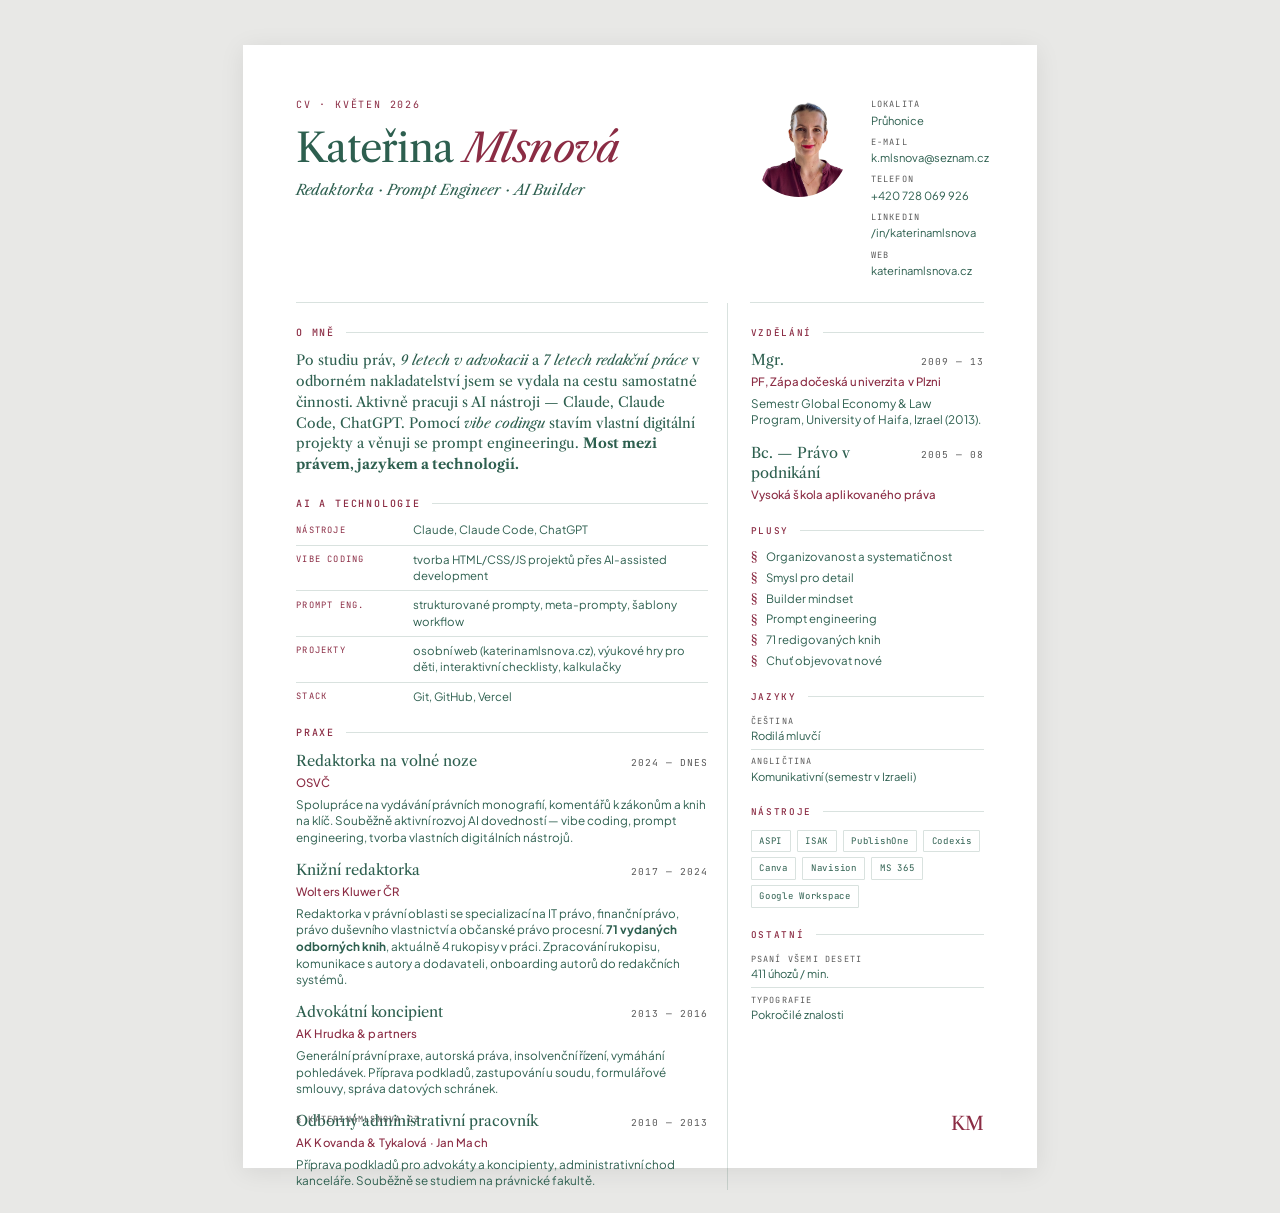
<file: web/files/cv.html>
<!doctype html>
<html lang="cs">
<head>
  <meta charset="utf-8" />
  <title>Kateřina Mlsnová — CV</title>
  <link rel="preconnect" href="https://fonts.googleapis.com">
  <link rel="preconnect" href="https://fonts.gstatic.com" crossorigin>
  <link href="https://fonts.googleapis.com/css2?family=Libre+Caslon+Text:ital,wght@0,400;0,700;1,400&family=Plus+Jakarta+Sans:wght@400;500;600&family=JetBrains+Mono:wght@400;500;600&display=swap" rel="stylesheet">
  <style>
    :root {
      --ink: #2D5F4F;
      --accent: #8B2C44;
      --surface: #FFFFFF;
      --paper: #F4F4F2;
      --mute: #5A5A5A;
      --line: rgba(45,95,79,.18);
      --serif: 'Libre Caslon Text', Georgia, serif;
      --sans: 'Plus Jakarta Sans', system-ui, sans-serif;
      --mono: 'JetBrains Mono', ui-monospace, monospace;
    }
    @page { size: A4; margin: 0; }
    * { box-sizing: border-box; }
    html, body { margin: 0; padding: 0; background: #e8e8e6; }
    body {
      font-family: var(--sans);
      color: var(--ink);
      font-size: 9.6pt;
      line-height: 1.42;
      -webkit-font-smoothing: antialiased;
      text-rendering: optimizeLegibility;
    }
    a { color: inherit; text-decoration: none; }
    ul { margin: 0; padding: 0; list-style: none; }

    .page {
      width: 210mm;
      height: 297mm;
      background: var(--surface);
      margin: 12mm auto;
      padding: 14mm 14mm 12mm;
      position: relative;
      box-shadow: 0 4px 24px rgba(0,0,0,.08);
      display: grid;
      grid-template-columns: 1fr 62mm;
      column-gap: 11mm;
      row-gap: 0;
    }

    /* ---------- HEAD ---------- */
    .head-left {
      grid-column: 1;
      padding-bottom: 6mm;
      border-bottom: 1px solid var(--line);
    }
    .head-right {
      grid-column: 2;
      padding-bottom: 6mm;
      border-bottom: 1px solid var(--line);
      display: flex;
      gap: 6mm;
      align-items: flex-start;
    }
    .kicker {
      font-family: var(--mono);
      font-size: 7.5pt;
      letter-spacing: .18em;
      text-transform: uppercase;
      color: var(--accent);
      margin: 0 0 4mm;
    }
    h1 {
      font-family: var(--serif);
      font-weight: 400;
      font-size: 30pt;
      line-height: 1.02;
      letter-spacing: -.018em;
      margin: 0 0 3mm;
      color: var(--ink);
    }
    h1 .accent-em {
      font-style: italic;
      color: var(--accent);
    }
    .role {
      font-family: var(--serif);
      font-style: italic;
      font-size: 11pt;
      color: var(--ink);
      margin: 0;
    }
    .photo {
      width: 26mm;
      height: 26mm;
      border-radius: 50%;
      object-fit: cover;
      flex-shrink: 0;
    }
    .contact-block {
      font-family: var(--sans);
      font-size: 8.4pt;
      line-height: 1.55;
      color: var(--ink);
    }
    .contact-block .c-label {
      display: block;
      font-family: var(--mono);
      font-size: 6.5pt;
      letter-spacing: .14em;
      text-transform: uppercase;
      color: var(--mute);
      margin-top: 1.8mm;
    }
    .contact-block .c-label:first-child { margin-top: 0; }

    /* ---------- BODY ---------- */
    .col-main {
      grid-column: 1;
      padding-top: 6mm;
    }
    .col-side {
      grid-column: 2;
      padding-top: 6mm;
      border-left: 1px solid var(--line);
      padding-left: 6mm;
      margin-left: -6mm;
    }

    section { margin-bottom: 5.5mm; }
    section:last-child { margin-bottom: 0; }

    h2 {
      font-family: var(--mono);
      font-weight: 500;
      font-size: 7.5pt;
      letter-spacing: .18em;
      text-transform: uppercase;
      color: var(--accent);
      margin: 0 0 3mm;
      display: flex;
      align-items: center;
      gap: 3mm;
    }
    h2::after {
      content: '';
      flex: 1;
      height: 1px;
      background: var(--line);
    }
    .col-side h2 { font-size: 7pt; }

    .about {
      font-family: var(--serif);
      font-size: 10.4pt;
      line-height: 1.5;
      color: var(--ink);
      margin: 0;
    }

    /* Experience */
    .xp { margin-bottom: 3.6mm; }
    .xp:last-child { margin-bottom: 0; }
    .xp-row {
      display: flex;
      justify-content: space-between;
      align-items: baseline;
      gap: 4mm;
      margin-bottom: .8mm;
    }
    .xp-title {
      font-family: var(--serif);
      font-size: 11pt;
      font-weight: 400;
      color: var(--ink);
      margin: 0;
    }
    .xp-date {
      font-family: var(--mono);
      font-size: 7.2pt;
      letter-spacing: .1em;
      color: var(--mute);
      white-space: nowrap;
    }
    .xp-org {
      font-family: var(--sans);
      font-size: 8.6pt;
      font-weight: 500;
      color: var(--accent);
      margin: 0 0 1.4mm;
      letter-spacing: .01em;
    }
    .xp-desc {
      font-family: var(--sans);
      font-size: 8.8pt;
      line-height: 1.42;
      color: var(--ink);
      margin: 0;
    }

    /* Side blocks */
    .side-list li {
      padding: 1.4mm 0;
      border-top: 1px solid var(--line);
      font-size: 8.4pt;
    }
    .side-list li:first-child { border-top: none; padding-top: 0; }
    .side-list li:last-child { padding-bottom: 0; }
    .side-list .li-label {
      font-family: var(--mono);
      font-size: 6.4pt;
      letter-spacing: .14em;
      text-transform: uppercase;
      color: var(--mute);
      display: block;
      margin-bottom: .3mm;
    }
    .side-list .li-value {
      font-family: var(--sans);
      color: var(--ink);
    }

    .tag-row {
      display: flex;
      flex-wrap: wrap;
      gap: 1.4mm 1.6mm;
    }
    .tag {
      font-family: var(--mono);
      font-size: 6.8pt;
      letter-spacing: .08em;
      padding: 1mm 2mm;
      border: 1px solid var(--line);
      color: var(--ink);
      border-radius: 1px;
    }

    .plus-list li {
      position: relative;
      padding-left: 4mm;
      margin-bottom: 1.2mm;
      font-size: 8.6pt;
    }
    .plus-list li::before {
      content: '§';
      position: absolute;
      left: 0;
      top: -.2mm;
      color: var(--accent);
      font-family: var(--serif);
      font-size: 9pt;
    }
    .plus-list li:last-child { margin-bottom: 0; }

    .ai-grid {
      display: grid;
      grid-template-columns: 1fr;
      gap: 1.6mm;
    }
    .ai-item {
      display: grid;
      grid-template-columns: 28mm 1fr;
      gap: 3mm;
      font-size: 8.6pt;
      padding-bottom: 1.6mm;
      border-bottom: 1px solid var(--line);
    }
    .ai-item:last-child { border-bottom: none; padding-bottom: 0; }
    .ai-key {
      font-family: var(--mono);
      font-size: 6.6pt;
      letter-spacing: .14em;
      text-transform: uppercase;
      color: var(--accent);
      padding-top: .4mm;
    }
    .ai-val {
      font-family: var(--sans);
      color: var(--ink);
    }

    /* Foot monogram */
    .km-mark {
      position: absolute;
      right: 14mm;
      bottom: 8mm;
      font-family: var(--serif);
      font-size: 14pt;
      letter-spacing: -.02em;
      color: var(--accent);
    }
    .foot-meta {
      position: absolute;
      left: 14mm;
      bottom: 9mm;
      font-family: var(--mono);
      font-size: 6.4pt;
      letter-spacing: .14em;
      text-transform: uppercase;
      color: var(--mute);
    }

    /* Print */
    @media print {
      html, body { background: #fff; }
      .page {
        margin: 0;
        box-shadow: none;
        width: 210mm;
        height: 297mm;
      }
    }
  </style>
</head>
<body>

<div class="page">

  <div class="head-left">
    <p class="kicker">CV · KVĚTEN 2026</p>
    <h1>Kateřina <span class="accent-em">Mlsnová</span></h1>
    <p class="role">Redaktorka · Prompt Engineer · AI Builder</p>
  </div>

  <div class="head-right">
    <img class="photo" src="../images/profil.jpeg" alt="Kateřina Mlsnová" />
    <div class="contact-block">
      <span class="c-label">Lokalita</span>
      Průhonice
      <span class="c-label">E-mail</span>
      k.mlsnova@seznam.cz
      <span class="c-label">Telefon</span>
      +420 728 069 926
      <span class="c-label">LinkedIn</span>
      /in/katerinamlsnova
      <span class="c-label">Web</span>
      katerinamlsnova.cz
    </div>
  </div>

  <div class="col-main">

    <section>
      <h2>O mně</h2>
      <p class="about">
        Po studiu práv, <em>9 letech v advokacii</em> a <em>7 letech redakční práce</em> v odborném nakladatelství jsem se vydala na cestu samostatné činnosti. Aktivně pracuji s AI nástroji — Claude, Claude Code, ChatGPT. Pomocí <em>vibe codingu</em> stavím vlastní digitální projekty a věnuji se prompt engineeringu. <strong>Most mezi právem, jazykem a technologií.</strong>
      </p>
    </section>

    <section>
      <h2>AI a technologie</h2>
      <div class="ai-grid">
        <div class="ai-item">
          <div class="ai-key">Nástroje</div>
          <div class="ai-val">Claude, Claude Code, ChatGPT</div>
        </div>
        <div class="ai-item">
          <div class="ai-key">Vibe coding</div>
          <div class="ai-val">tvorba HTML/CSS/JS projektů přes AI-assisted development</div>
        </div>
        <div class="ai-item">
          <div class="ai-key">Prompt eng.</div>
          <div class="ai-val">strukturované prompty, meta-prompty, šablony workflow</div>
        </div>
        <div class="ai-item">
          <div class="ai-key">Projekty</div>
          <div class="ai-val">osobní web (katerinamlsnova.cz), výukové hry pro děti, interaktivní checklisty, kalkulačky</div>
        </div>
        <div class="ai-item">
          <div class="ai-key">Stack</div>
          <div class="ai-val">Git, GitHub, Vercel</div>
        </div>
      </div>
    </section>

    <section>
      <h2>Praxe</h2>

      <div class="xp">
        <div class="xp-row">
          <p class="xp-title">Redaktorka na volné noze</p>
          <span class="xp-date">2024 — DNES</span>
        </div>
        <p class="xp-org">OSVČ</p>
        <p class="xp-desc">Spolupráce na vydávání právních monografií, komentářů k zákonům a knih na klíč. Souběžně aktivní rozvoj AI dovedností — vibe coding, prompt engineering, tvorba vlastních digitálních nástrojů.</p>
      </div>

      <div class="xp">
        <div class="xp-row">
          <p class="xp-title">Knižní redaktorka</p>
          <span class="xp-date">2017 — 2024</span>
        </div>
        <p class="xp-org">Wolters Kluwer ČR</p>
        <p class="xp-desc">Redaktorka v právní oblasti se specializací na IT právo, finanční právo, právo duševního vlastnictví a občanské právo procesní. <strong>71 vydaných odborných knih</strong>, aktuálně 4 rukopisy v práci. Zpracování rukopisu, komunikace s autory a dodavateli, onboarding autorů do redakčních systémů.</p>
      </div>

      <div class="xp">
        <div class="xp-row">
          <p class="xp-title">Advokátní koncipient</p>
          <span class="xp-date">2013 — 2016</span>
        </div>
        <p class="xp-org">AK Hrudka &amp; partners</p>
        <p class="xp-desc">Generální právní praxe, autorská práva, insolvenční řízení, vymáhání pohledávek. Příprava podkladů, zastupování u soudu, formulářové smlouvy, správa datových schránek.</p>
      </div>

      <div class="xp">
        <div class="xp-row">
          <p class="xp-title">Odborný administrativní pracovník</p>
          <span class="xp-date">2010 — 2013</span>
        </div>
        <p class="xp-org">AK Kovanda &amp; Tykalová · Jan Mach</p>
        <p class="xp-desc">Příprava podkladů pro advokáty a koncipienty, administrativní chod kanceláře. Souběžně se studiem na právnické fakultě.</p>
      </div>
    </section>

  </div>

  <aside class="col-side">

    <section>
      <h2>Vzdělání</h2>
      <div class="xp">
        <div class="xp-row">
          <p class="xp-title">Mgr.</p>
          <span class="xp-date">2009 — 13</span>
        </div>
        <p class="xp-org">PF, Západočeská univerzita v Plzni</p>
        <p class="xp-desc">Semestr Global Economy &amp; Law Program, University of Haifa, Izrael (2013).</p>
      </div>
      <div class="xp" style="margin-top:3mm;">
        <div class="xp-row">
          <p class="xp-title">Bc. — Právo v podnikání</p>
          <span class="xp-date">2005 — 08</span>
        </div>
        <p class="xp-org">Vysoká škola aplikovaného práva</p>
      </div>
    </section>

    <section>
      <h2>Plusy</h2>
      <ul class="plus-list">
        <li>Organizovanost a systematičnost</li>
        <li>Smysl pro detail</li>
        <li>Builder mindset</li>
        <li>Prompt engineering</li>
        <li>71 redigovaných knih</li>
        <li>Chuť objevovat nové</li>
      </ul>
    </section>

    <section>
      <h2>Jazyky</h2>
      <ul class="side-list">
        <li>
          <span class="li-label">Čeština</span>
          <span class="li-value">Rodilá mluvčí</span>
        </li>
        <li>
          <span class="li-label">Angličtina</span>
          <span class="li-value">Komunikativní (semestr v Izraeli)</span>
        </li>
      </ul>
    </section>

    <section>
      <h2>Nástroje</h2>
      <div class="tag-row">
        <span class="tag">ASPI</span>
        <span class="tag">ISAK</span>
        <span class="tag">PublishOne</span>
        <span class="tag">Codexis</span>
        <span class="tag">Canva</span>
        <span class="tag">Navision</span>
        <span class="tag">MS 365</span>
        <span class="tag">Google Workspace</span>
      </div>
    </section>

    <section>
      <h2>Ostatní</h2>
      <ul class="side-list">
        <li>
          <span class="li-label">Psaní všemi deseti</span>
          <span class="li-value">411 úhozů / min.</span>
        </li>
        <li>
          <span class="li-label">Typografie</span>
          <span class="li-value">Pokročilé znalosti</span>
        </li>
      </ul>
    </section>

  </aside>

  <p class="foot-meta">§ KATERINAMLSNOVA.CZ</p>
  <span class="km-mark">KM</span>

</div>

</body>
</html>
</file>
<file: web/style.css>
:root {
  --ink: #2D5F4F;
  --accent: #8B2C44;
  --surface: #FFFFFF;
  --paper: #F4F4F2;
  --mute: #5A5A5A;
  --serif: 'Libre Caslon Text', Georgia, serif;
  --sans: 'Plus Jakarta Sans', system-ui, sans-serif;
  --mono: 'JetBrains Mono', ui-monospace, monospace;
  --max-w: 1180px;
  --radius: 2px;
}

* { box-sizing: border-box; }

html, body {
  margin: 0;
  padding: 0;
  background: var(--surface);
  color: var(--ink);
  font-family: var(--sans);
  font-size: 17px;
  line-height: 1.55;
  -webkit-font-smoothing: antialiased;
  text-rendering: optimizeLegibility;
}

img { max-width: 100%; display: block; }
a { color: inherit; text-decoration: none; }
ul, ol { padding: 0; margin: 0; list-style: none; }
p { margin: 0; }

.container {
  max-width: var(--max-w);
  margin: 0 auto;
  padding: 0 32px;
}

/* ---------- kickers / shared ---------- */
.kicker {
  font-family: var(--mono);
  font-size: 11px;
  font-weight: 400;
  letter-spacing: .14em;
  text-transform: uppercase;
  margin: 0 0 22px;
}
.kicker.accent { color: var(--accent); }
.kicker.mute   { color: var(--mute); }

.accent-em {
  color: var(--accent);
  font-style: italic;
  font-weight: 400;
}

/* ---------- header ---------- */
.site-header {
  position: sticky;
  top: 0;
  z-index: 50;
  background: rgba(255,255,255,.92);
  backdrop-filter: saturate(140%) blur(8px);
  -webkit-backdrop-filter: saturate(140%) blur(8px);
  border-bottom: 1px solid rgba(45,95,79,.08);
}
.header-row {
  display: flex;
  align-items: center;
  justify-content: space-between;
  height: 68px;
}
.brand {
  display: inline-flex;
  align-items: baseline;
  gap: 14px;
}
.brand-mark {
  font-family: var(--serif);
  font-weight: 500;
  font-size: 18px;
  letter-spacing: .02em;
  color: var(--ink);
}
.brand-name {
  font-family: var(--mono);
  font-size: 11px;
  letter-spacing: .12em;
  text-transform: uppercase;
  color: var(--mute);
}
.primary-nav {
  display: flex;
  align-items: center;
  gap: 36px;
}
.primary-nav ul {
  display: flex;
  gap: 28px;
}
.primary-nav a {
  font-family: var(--sans);
  font-size: 14px;
  font-weight: 400;
  color: var(--ink);
  transition: color .18s ease;
}
.primary-nav a:hover { color: var(--accent); }

.lang-toggle {
  display: inline-flex;
  align-items: stretch;
  gap: 0;
  font-family: var(--mono);
  font-size: 12px;
  font-weight: 500;
  letter-spacing: .08em;
  margin-left: 14px;
  border: 1px solid rgba(45,95,79,.28);
  border-radius: var(--radius);
  overflow: hidden;
}
.lang-btn {
  background: transparent;
  border: 0;
  font: inherit;
  color: var(--mute);
  cursor: pointer;
  padding: 6px 12px;
  transition: background .18s ease, color .18s ease;
  min-width: 38px;
}
.lang-btn + .lang-btn { border-left: 1px solid rgba(45,95,79,.18); }
.lang-btn:hover { color: var(--ink); }
.lang-btn.is-active {
  background: var(--ink);
  color: #fff;
}
.lang-btn.is-active:hover { color: #fff; }

.nav-toggle {
  display: none;
  width: 38px;
  height: 38px;
  background: transparent;
  border: 1px solid rgba(45,95,79,.18);
  border-radius: var(--radius);
  cursor: pointer;
  flex-direction: column;
  justify-content: center;
  align-items: center;
  gap: 5px;
  padding: 0;
}
.nav-toggle span {
  display: block;
  width: 18px;
  height: 1.5px;
  background: var(--ink);
}

/* ---------- buttons ---------- */
.btn {
  display: inline-flex;
  align-items: center;
  gap: 14px;
  font-family: var(--sans);
  font-weight: 500;
  font-size: 14px;
  letter-spacing: .005em;
  padding: 14px 22px;
  border-radius: var(--radius);
  border: 1px solid transparent;
  cursor: pointer;
  transition: background .18s ease, color .18s ease, border-color .18s ease;
}
.btn .arr { font-weight: 400; transition: transform .18s ease; }
.btn:hover .arr { transform: translateX(3px); }
.btn-primary {
  background: var(--ink);
  color: #fff;
}
.btn-primary:hover { background: #234a3e; color: #fff; }
.btn-text {
  background: transparent;
  color: var(--ink);
  padding: 14px 4px;
}
.btn-text:hover { color: var(--accent); }

/* ---------- sections ---------- */
.section {
  padding: 80px 0;
}
.section-paper { background: var(--paper); }
.section-title {
  font-family: var(--serif);
  font-weight: 400;
  font-size: clamp(38px, 5.4vw, 64px);
  line-height: 1.05;
  letter-spacing: -.018em;
  margin: 0 0 48px;
  color: var(--ink);
}
.section-lede {
  font-family: var(--sans);
  font-size: 17px;
  color: rgba(45,95,79,.8);
  max-width: 380px;
  margin: 0;
}

/* ---------- HERO ---------- */
.hero {
  position: relative;
  padding: 40px 0 64px;
}
.hero-available {
  margin-bottom: 32px;
}
.hero-grid {
  display: grid;
  grid-template-columns: minmax(0, 1.15fr) minmax(0, 1fr);
  gap: 64px;
  align-items: start;
  margin-bottom: 56px;
}
.hero-text .kicker.accent {
  margin-bottom: 18px;
}
.hero-text .display {
  font-family: var(--serif);
  font-weight: 400;
  font-size: clamp(52px, 7.5vw, 84px);
  line-height: 1.02;
  letter-spacing: -.028em;
  margin: 0 0 36px;
  color: var(--ink);
}
.hero-lede {
  font-family: var(--sans);
  font-size: 18px;
  line-height: 1.55;
  color: rgba(45,95,79,.8);
  max-width: 540px;
  margin: 0 0 40px;
}
.cta-row {
  display: flex;
  flex-wrap: wrap;
  gap: 18px;
  align-items: center;
}

.hero-motif {
  display: flex;
  flex-direction: column;
  align-items: center;
  padding-top: 12px;
}
.hero-motif .motif {
  width: 100%;
  max-width: 420px;
  aspect-ratio: 1 / 1;
}
.motif-caption {
  font-family: var(--mono);
  font-size: 10px;
  letter-spacing: .14em;
  text-transform: uppercase;
  color: var(--mute);
  margin-top: 18px;
  text-align: center;
}

/* stats */
.stats {
  display: grid;
  grid-template-columns: repeat(4, 1fr);
  gap: 0;
  border-top: 1px solid rgba(45,95,79,.18);
  border-bottom: 1px solid rgba(45,95,79,.18);
  padding: 28px 0;
}
.stats li {
  display: flex;
  flex-direction: column;
  gap: 12px;
  position: relative;
  padding: 0 28px;
}
.stats li + li::before {
  content: "";
  position: absolute;
  left: 0;
  top: 8px;
  bottom: 8px;
  width: 1px;
  background: rgba(45,95,79,.15);
}
.stat-num {
  font-family: var(--serif);
  font-size: 32px;
  font-weight: 400;
  line-height: 1;
  letter-spacing: -.02em;
  color: var(--ink);
}
.stat-num .accent { color: var(--accent); }
.stat-lbl {
  font-family: var(--mono);
  font-size: 10px;
  letter-spacing: .08em;
  text-transform: uppercase;
  color: var(--mute);
}

.scroll-cue {
  position: absolute;
  right: 32px;
  bottom: 24px;
  font-family: var(--mono);
  font-size: 10px;
  letter-spacing: .12em;
  text-transform: uppercase;
  color: var(--mute);
  display: inline-flex;
  align-items: center;
  gap: 8px;
}

/* ---------- TŘI SVĚTY ---------- */
.worlds {
  display: grid;
  grid-template-columns: repeat(3, 1fr);
  gap: 56px;
}
.world {
  display: flex;
  flex-direction: column;
  border-top: 1px solid rgba(45,95,79,.2);
  padding-top: 22px;
}
.world-head {
  display: flex;
  align-items: baseline;
  gap: 16px;
  margin: 0 0 24px;
}
.world-num {
  font-family: var(--mono);
  font-size: 11px;
  letter-spacing: .04em;
  color: var(--ink);
}
.world-name {
  font-family: var(--serif);
  font-size: 28px;
  font-weight: 400;
  line-height: 1.1;
  color: var(--ink);
}
.world-body {
  font-family: var(--sans);
  font-size: 15px;
  line-height: 1.6;
  color: rgba(45,95,79,.85);
  margin: 0 0 28px;
}
.tags {
  display: flex;
  flex-wrap: wrap;
  gap: 12px 18px;
  margin-bottom: auto;
  padding-bottom: 32px;
}
.tags li {
  font-family: var(--mono);
  font-size: 10px;
  letter-spacing: .08em;
  text-transform: uppercase;
  color: rgba(45,95,79,.73);
}
.world-foot {
  display: flex;
  justify-content: space-between;
  font-family: var(--mono);
  font-size: 10px;
  letter-spacing: .08em;
  text-transform: uppercase;
  color: var(--mute);
  border-top: 1px solid rgba(45,95,79,.12);
  padding-top: 14px;
}

/* ---------- TIMELINE / DRÁHA ---------- */
.timeline {
  position: relative;
  display: flex;
  flex-direction: column;
  padding-left: 160px;
  margin-top: 24px;
}
.timeline::before {
  content: "";
  position: absolute;
  left: 160px;
  top: 8px;
  bottom: 8px;
  width: 1px;
  background: rgba(45,95,79,.2);
}
.tl-row {
  position: relative;
  display: grid;
  grid-template-columns: 1fr;
  gap: 12px;
  padding: 40px 0 40px 56px;
  border-bottom: 1px solid rgba(45,95,79,.1);
}
.tl-row:first-child { padding-top: 8px; }
.tl-row:last-child { border-bottom: 0; }
.tl-row::before {
  content: "";
  position: absolute;
  left: -7px;
  top: 48px;
  width: 13px;
  height: 13px;
  border-radius: 50%;
  background: var(--surface);
  border: 2px solid var(--accent);
}
.tl-row:first-child::before { top: 16px; }

.tl-when {
  position: absolute;
  left: -160px;
  top: 44px;
  width: 140px;
  display: flex;
  flex-direction: column;
  gap: 4px;
  text-align: right;
}
.tl-row:first-child .tl-when { top: 12px; }
.tl-year {
  font-family: var(--mono);
  font-size: 13px;
  font-weight: 500;
  letter-spacing: .02em;
  color: var(--ink);
}
.tl-dur {
  font-family: var(--mono);
  font-size: 10px;
  letter-spacing: .14em;
  text-transform: uppercase;
  color: var(--mute);
}

.tl-body {
  display: flex;
  flex-direction: column;
  gap: 10px;
  max-width: 760px;
}
.tl-cat {
  font-family: var(--mono);
  font-size: 10px;
  letter-spacing: .14em;
  text-transform: uppercase;
  color: var(--mute);
  margin: 0;
}
.tl-title {
  font-family: var(--serif);
  font-size: 28px;
  font-weight: 400;
  line-height: 1.15;
  color: var(--ink);
  margin: 0;
}
.tl-desc {
  font-family: var(--sans);
  font-size: 16px;
  line-height: 1.6;
  color: rgba(45,95,79,.8);
  margin: 4px 0 0;
}

/* ---------- TIMELINE — simple bullet rows ---------- */
.tl-bullets {
  margin: 14px 0 0;
  padding: 0;
  list-style: none;
  display: flex;
  flex-direction: column;
  gap: 10px;
  border-left: 1px solid rgba(45,95,79,.18);
  padding-left: 22px;
}
.tl-bullets li {
  position: relative;
  display: grid;
  grid-template-columns: 140px 1fr;
  gap: 18px;
  align-items: baseline;
}
.tl-bullets li::before {
  content: '';
  position: absolute;
  left: -27px;
  top: 8px;
  width: 8px;
  height: 8px;
  border-radius: 50%;
  background: var(--accent);
  opacity: .85;
}
.tl-bullet-label {
  font-family: var(--mono);
  font-size: 10px;
  letter-spacing: .14em;
  text-transform: uppercase;
  color: var(--mute);
}
.tl-bullet-val {
  font-family: var(--sans);
  font-size: 14px;
  line-height: 1.55;
  color: rgba(45,95,79,.85);
}
@media (max-width: 720px) {
  .tl-bullets { padding-left: 16px; }
  .tl-bullets li { grid-template-columns: 1fr; gap: 2px; }
  .tl-bullets li::before { left: -21px; }
}

/* ---------- TIMELINE — level 2 (sub-items) ---------- */
.tl-sub {
  margin: 14px 0 0;
  padding: 0;
  list-style: none;
  display: flex;
  flex-direction: column;
  gap: 18px;
  border-left: 1px solid rgba(45,95,79,.18);
  padding-left: 22px;
}
.tl-sub-row {
  display: grid;
  grid-template-columns: 140px 1fr;
  gap: 24px;
  align-items: start;
  position: relative;
}
.tl-sub-row::before {
  content: '';
  position: absolute;
  left: -27px;
  top: 8px;
  width: 8px;
  height: 8px;
  border-radius: 50%;
  background: var(--accent);
  opacity: .85;
}
.tl-sub-when {
  display: flex;
  flex-direction: column;
  gap: 2px;
}
.tl-sub-year {
  font-family: var(--mono);
  font-size: 11px;
  letter-spacing: .12em;
  color: var(--ink);
  margin: 0;
}
.tl-sub-dur {
  font-family: var(--mono);
  font-size: 10px;
  letter-spacing: .14em;
  text-transform: uppercase;
  color: var(--mute);
  margin: 0;
}
.tl-sub-body {
  display: flex;
  flex-direction: column;
  gap: 6px;
}
.tl-sub-cat {
  font-family: var(--mono);
  font-size: 9px;
  letter-spacing: .14em;
  text-transform: uppercase;
  color: var(--mute);
  margin: 0;
}
.tl-sub-title {
  font-family: var(--serif);
  font-size: 19px;
  font-weight: 400;
  line-height: 1.2;
  color: var(--ink);
  margin: 0;
}
.tl-sub-desc {
  font-family: var(--sans);
  font-size: 14px;
  line-height: 1.55;
  color: rgba(45,95,79,.8);
  margin: 2px 0 0;
}
@media (max-width: 720px) {
  .tl-sub { padding-left: 16px; }
  .tl-sub-row { grid-template-columns: 1fr; gap: 4px; }
  .tl-sub-row::before { left: -21px; }
}

/* ---------- PROJEKTY ---------- */
.proj-head {
  display: grid;
  grid-template-columns: 1fr auto;
  align-items: end;
  gap: 48px;
  margin-bottom: 48px;
}
.proj-head .section-title { margin-bottom: 0; }
.proj.proj-hero {
  display: grid;
  grid-template-columns: 1.05fr 1fr;
  gap: 40px;
  align-items: stretch;
  border: 1px solid rgba(45,95,79,.14);
  border-left: 4px solid var(--accent);
  background: var(--surface);
  padding: 32px;
  border-radius: var(--radius);
  margin-bottom: 28px;
  min-height: 0;
  transition: border-color .18s ease;
}
.proj.proj-hero-stack {
  grid-template-columns: 1fr;
  gap: 28px;
}
.proj.proj-hero:hover { transform: none; box-shadow: none; }
.proj-hero-media {
  background: var(--paper);
  border: 1px solid rgba(45,95,79,.1);
  border-radius: var(--radius);
  overflow: hidden;
  display: flex;
  align-items: center;
  justify-content: center;
  min-height: 280px;
}
.proj-hero-media img {
  width: 100%;
  height: 100%;
  object-fit: contain;
  display: block;
}
.proj-hero-media-scroll {
  position: relative;
  display: block;
  align-items: initial;
  justify-content: initial;
  height: 520px;
  min-height: 0;
  overflow-y: auto;
  overflow-x: hidden;
  scroll-behavior: smooth;
  scrollbar-width: thin;
  scrollbar-color: var(--accent) transparent;
}
.proj-hero-media-scroll img {
  width: 100%;
  height: auto;
  object-fit: initial;
}
.proj-hero-media-scroll .scroll-hint {
  position: sticky;
  top: 0;
  z-index: 2;
  margin: 0;
  padding: 8px 14px;
  font-family: var(--mono);
  font-size: 10px;
  letter-spacing: .14em;
  text-transform: uppercase;
  color: #fff;
  background: rgba(45,95,79,.78);
  backdrop-filter: blur(4px);
  text-align: center;
}
.proj-hero-media-scroll::-webkit-scrollbar { width: 8px; }
.proj-hero-media-scroll::-webkit-scrollbar-thumb {
  background: var(--accent);
  border-radius: 4px;
}
.proj-status-locked {
  color: var(--mute);
  border-color: rgba(45,95,79,.3);
}
.proj-hero-body {
  display: flex;
  flex-direction: column;
  gap: 12px;
}
.proj-hero-body .proj-title {
  font-size: 32px;
  line-height: 1.1;
}
.proj-bullets {
  margin: 8px 0 6px;
  display: flex;
  flex-direction: column;
  gap: 6px;
}
.proj-bullets li {
  position: relative;
  padding-left: 18px;
  font-family: var(--sans);
  font-size: 14.5px;
  line-height: 1.5;
  color: rgba(45,95,79,.85);
}
.proj-bullets li::before {
  content: '§';
  position: absolute;
  left: 0;
  top: 0;
  font-family: var(--serif);
  color: var(--accent);
  font-size: 15px;
}
.proj-hero-body .proj-foot { margin-top: auto; }
@media (max-width: 820px) {
  .proj-hero { grid-template-columns: 1fr; gap: 22px; padding: 22px; }
  .proj-hero-media { min-height: 200px; }
  .proj-hero-body .proj-title { font-size: 26px; }
}

.projects {
  display: grid;
  grid-template-columns: repeat(3, 1fr);
  gap: 24px;
}
.proj {
  display: flex;
  flex-direction: column;
  border: 1px solid rgba(45,95,79,.14);
  background: var(--surface);
  padding: 28px 26px;
  border-radius: var(--radius);
  transition: border-color .18s ease, transform .18s ease, box-shadow .18s ease;
  min-height: 280px;
}
.proj:nth-child(4),
.proj:nth-child(5) {
  /* row 2: 2 wider items */
}
.proj:hover {
  border-color: var(--accent);
  transform: translateY(-2px);
  box-shadow: 0 14px 32px -24px rgba(45,95,79,.45);
}
.proj-meta {
  display: flex;
  align-items: center;
  gap: 6px;
  font-family: var(--mono);
  font-size: 10px;
  letter-spacing: .1em;
  text-transform: uppercase;
  color: var(--mute);
  margin-bottom: 18px;
}
.proj-meta .dot-sep { padding: 0 2px; }
.proj-status {
  margin-left: auto;
  padding: 2px 8px;
  border: 1px solid currentColor;
  border-radius: 999px;
  font-size: 9px;
  letter-spacing: .14em;
}
.proj-status-live { color: var(--ink); }
.proj-status-beta { color: var(--accent); }
.proj-status-wip  { color: var(--mute); }
.proj-title {
  font-family: var(--serif);
  font-size: 24px;
  font-weight: 400;
  line-height: 1.2;
  color: var(--ink);
  margin: 0 0 14px;
}
.proj-desc {
  font-family: var(--sans);
  font-size: 14px;
  line-height: 1.55;
  color: rgba(45,95,79,.8);
  margin: 0 0 24px;
}
.proj-foot {
  margin-top: auto;
  display: flex;
  justify-content: space-between;
  align-items: flex-end;
  gap: 12px;
}
.proj-foot .tags { padding-bottom: 0; gap: 6px 12px; margin: 0; }
.proj-link {
  font-family: var(--sans);
  font-size: 13px;
  font-weight: 500;
  color: var(--ink);
  white-space: nowrap;
}
.proj:hover .proj-link { color: var(--accent); }

.proj-links {
  display: flex;
  flex-direction: column;
  align-items: flex-end;
  gap: 6px;
}
.proj-links .proj-link { display: inline-block; transition: color .18s ease; }
.proj-links .proj-link:hover { color: var(--accent); }

/* ---------- PROČ LIBRA ---------- */
.reasons {
  display: grid;
  grid-template-columns: 1fr 32px 1fr 32px 1fr;
  align-items: stretch;
  gap: 16px;
  margin-bottom: 64px;
}
.reason-box {
  display: flex;
  flex-direction: column;
  background: var(--surface);
  border: 1px solid rgba(45,95,79,.18);
  border-radius: var(--radius);
  padding: 32px 28px;
  transition: border-color .18s ease, transform .18s ease, box-shadow .18s ease;
}
.reason-box:hover {
  border-color: var(--accent);
  transform: translateY(-2px);
  box-shadow: 0 14px 32px -24px rgba(45,95,79,.4);
}
.r-arrow {
  display: flex;
  align-items: center;
  justify-content: center;
  font-family: var(--mono);
  font-size: 24px;
  color: var(--accent);
  line-height: 1;
  align-self: center;
}
.r-num {
  font-family: var(--serif);
  font-size: 44px;
  font-weight: 400;
  line-height: 1;
  letter-spacing: -.02em;
  color: var(--accent);
  margin: 0 0 18px;
}
.r-title {
  font-family: var(--serif);
  font-size: 24px;
  font-weight: 400;
  line-height: 1.25;
  color: var(--ink);
  margin: 0 0 16px;
  max-width: 22ch;
}
.r-text {
  font-family: var(--sans);
  font-size: 15px;
  line-height: 1.65;
  color: rgba(45,95,79,.8);
}

/* ---------- PROOF STACK — 3 distinct elements ---------- */
.proof-stack {
  display: flex;
  flex-direction: column;
  gap: 64px;
  margin: 96px 0 72px;
}
.proof-head {
  margin-bottom: 18px;
}
.proof-title {
  font-family: var(--serif);
  font-weight: 400;
  font-size: clamp(28px, 3.4vw, 40px);
  line-height: 1.1;
  letter-spacing: -.012em;
  color: var(--ink);
  margin: 6px 0 0;
}
.proof-body {
  font-family: var(--sans);
  font-size: 16px;
  line-height: 1.65;
  color: rgba(45,95,79,.85);
  margin: 0;
  max-width: 68ch;
}

/* A · Práce s autory — horizontal pills row + text */
.proof-pros {
  display: grid;
  grid-template-columns: 0.9fr 1.4fr;
  gap: 56px;
  align-items: start;
  padding: 36px 0;
  border-top: 1px solid rgba(45,95,79,.18);
  border-bottom: 1px solid rgba(45,95,79,.18);
}
.proof-pros .proof-head { margin-bottom: 0; }
.pros-tags {
  grid-column: 2;
  grid-row: 1;
  display: flex;
  flex-wrap: wrap;
  gap: 8px 10px;
  margin: 0 0 18px;
}
.pros-tags li {
  font-family: var(--mono);
  font-size: 11px;
  letter-spacing: .12em;
  text-transform: uppercase;
  padding: 7px 12px;
  border: 1px solid var(--accent);
  color: var(--accent);
  border-radius: 999px;
  background: rgba(139, 44, 68, .04);
}
.proof-pros .proof-body {
  grid-column: 2;
  grid-row: 2;
}

/* B · Bibliografie — book card with numbered list */
.proof-spec {
  background: var(--surface);
  border: 1px solid rgba(45,95,79,.18);
  border-left: 4px solid var(--accent);
  padding: 40px 44px 36px;
}
.proof-spec .proof-head { text-align: center; }
.proof-spec .proof-body { margin: 0 auto 28px; max-width: 76ch; text-align: center; }
.proof-spec .proof-body em {
  font-style: italic;
  color: var(--ink);
}
.book-list {
  display: grid;
  grid-template-columns: 1fr 1fr;
  gap: 0 40px;
  counter-reset: book;
}
.book-list li {
  display: grid;
  grid-template-columns: 26px 1fr;
  gap: 14px;
  padding: 12px 0;
  border-top: 1px solid rgba(45,95,79,.1);
  align-items: baseline;
}
.book-list li:first-child,
.book-list li:nth-child(2) { border-top: 1px solid rgba(45,95,79,.18); }
.book-num {
  font-family: var(--mono);
  font-size: 10px;
  letter-spacing: .12em;
  color: var(--accent);
  padding-top: 3px;
}
.book-body {
  display: flex;
  flex-direction: column;
  gap: 3px;
}
.book-title {
  font-family: var(--serif);
  font-size: 15px;
  line-height: 1.3;
  color: var(--ink);
}
.book-authors {
  font-family: var(--mono);
  font-size: 10.5px;
  letter-spacing: .04em;
  color: var(--mute);
  line-height: 1.45;
}

/* C · Stat 71 */
.proof-stat {
  position: relative;
  text-align: center;
  padding: 56px 24px 48px;
  border-top: 1px solid rgba(45,95,79,.18);
  border-bottom: 1px solid rgba(45,95,79,.18);
}
.proof-stat .kicker { margin-bottom: 8px; }
.proof-stat-num {
  font-family: var(--serif);
  font-style: italic;
  font-weight: 400;
  font-size: clamp(120px, 18vw, 200px);
  line-height: .9;
  letter-spacing: -.04em;
  color: var(--accent);
  margin: 0 0 6px;
}
.proof-stat-cap {
  font-family: var(--serif);
  font-size: clamp(18px, 1.5vw, 22px);
  line-height: 1.45;
  color: var(--ink);
  max-width: 56ch;
  margin: 0 auto;
}

@media (max-width: 820px) {
  .proof-pros { grid-template-columns: 1fr; gap: 18px; }
  .pros-tags, .proof-pros .proof-body { grid-column: 1; }
  .proof-spec { padding: 28px 22px 24px; }
  .book-list { grid-template-columns: 1fr; }
  .book-list li:nth-child(2) { border-top: 1px solid rgba(45,95,79,.1); }
}

.outro {
  display: grid;
  grid-template-columns: 200px 1fr;
  gap: 64px;
  border-top: 1px solid rgba(45,95,79,.18);
  padding-top: 36px;
}

/* ---------- O MNĚ (inline v Proč Libra) ---------- */
.about-inline {
  background: var(--surface);
  padding: 64px 48px;
  margin: 0 0 64px;
  text-align: center;
  border: 1px solid rgba(45,95,79,.12);
}
.about-inline .kicker.center { display: block; text-align: center; margin-bottom: 10px; }
.about-title {
  font-family: var(--serif);
  font-weight: 400;
  font-size: clamp(32px, 4vw, 48px);
  line-height: 1.1;
  letter-spacing: -.018em;
  color: var(--ink);
  margin: 0 auto 32px;
  max-width: 22ch;
}
.about-photo {
  width: 160px;
  height: 160px;
  border-radius: 50%;
  object-fit: cover;
  margin: 0 auto 32px;
  display: block;
}
.about-inline .about-body {
  max-width: 64ch;
  margin: 0 auto;
  display: flex;
  flex-direction: column;
  gap: 18px;
}
.about-p {
  font-family: var(--sans);
  font-size: 16px;
  line-height: 1.7;
  color: rgba(45,95,79,.88);
  margin: 0;
}
.about-p strong {
  color: var(--accent);
  font-weight: 600;
}
.about-p em { font-style: italic; color: var(--accent); }
@media (max-width: 720px) {
  .about-inline { padding: 40px 22px; }
  .about-photo { width: 120px; height: 120px; }
}
.outro-text {
  font-family: var(--serif);
  font-size: clamp(20px, 1.8vw, 24px);
  line-height: 1.45;
  color: var(--ink);
  max-width: 60ch;
}

/* ---------- REFERENCE ---------- */
.refs .center-block { text-align: center; display: block; }
.refs .section-title { text-align: center; margin-left: auto; margin-right: auto; max-width: 22ch; }
.refs-grid {
  display: grid;
  grid-template-columns: repeat(2, 1fr);
  gap: 28px;
  margin-top: 56px;
}
.ref-card {
  position: relative;
  background: var(--surface);
  border: 1px solid rgba(45,95,79,.14);
  border-top: 3px solid var(--accent);
  padding: 36px 32px 28px;
  margin: 0;
  display: flex;
  flex-direction: column;
  gap: 18px;
}
.ref-card::before {
  content: '“';
  position: absolute;
  top: -4px;
  left: 18px;
  font-family: var(--serif);
  font-size: 88px;
  line-height: 1;
  color: var(--accent);
  opacity: .55;
  pointer-events: none;
}
.ref-quote {
  font-family: var(--serif);
  font-style: italic;
  font-size: 17px;
  line-height: 1.55;
  color: var(--ink);
  margin: 8px 0 0;
  quotes: none;
}
.ref-author {
  font-family: var(--mono);
  font-size: 11px;
  letter-spacing: .12em;
  text-transform: uppercase;
  color: var(--accent);
  padding-top: 14px;
  border-top: 1px solid rgba(45,95,79,.12);
}
.refs-grid > .ref-card:nth-child(5) {
  grid-column: 1 / -1;
  max-width: 60ch;
  margin: 0 auto;
}
@media (max-width: 820px) {
  .refs-grid { grid-template-columns: 1fr; }
  .refs-grid > .ref-card:nth-child(5) { grid-column: 1; }
}

/* ---------- KONTAKT (compact) ---------- */
.contact {
  position: relative;
  background: var(--surface);
  color: var(--ink);
  padding: 40px 0 24px;
  overflow: hidden;
  border-top: 1px solid rgba(0,0,0,.1);
}
.contact .kicker.accent { color: var(--accent); margin-bottom: 8px; }

.contact-title {
  font-family: var(--serif);
  font-weight: 400;
  font-size: clamp(20px, 2vw, 26px);
  line-height: 1.2;
  letter-spacing: -.01em;
  margin: 0 0 18px;
  text-align: center;
}
.contact .kicker.accent { text-align: center; }
.contact-grid, .contact-foot { text-align: center; justify-content: center; }
.contact-list { justify-content: center; }
.contact-title .accent-em { color: var(--accent); }

.contact-grid {
  margin-bottom: 18px;
  position: relative;
  z-index: 1;
}
.contact-list {
  display: flex;
  flex-wrap: wrap;
  gap: 6px 28px;
}
.contact-list li {
  display: flex;
  align-items: baseline;
  gap: 8px;
  padding: 0;
  border: 0;
}
.contact-list li:first-child,
.contact-list li:last-child { border: 0; }
.c-label {
  font-family: var(--mono);
  font-size: 9px;
  letter-spacing: .14em;
  text-transform: uppercase;
  color: var(--mute);
}
.contact-list a {
  font-family: var(--sans);
  font-size: 14px;
  color: var(--ink);
  transition: color .18s ease;
}
.contact-list a:hover { color: var(--accent); }

.km-big { display: none; }

.contact-foot {
  position: relative;
  z-index: 1;
  display: flex;
  justify-content: space-between;
  flex-wrap: wrap;
  gap: 6px 24px;
  padding-top: 14px;
  border-top: 1px solid rgba(0,0,0,.1);
  font-family: var(--mono);
  font-size: 9px;
  letter-spacing: .14em;
  color: var(--mute);
}
.cf-meta { text-transform: uppercase; display: inline-flex; flex-wrap: wrap; align-items: baseline; gap: 6px 10px; }
.cf-meta a { text-decoration: none; transition: color .18s ease; }
.cf-meta a:hover { color: var(--accent); }
.cf-sep { opacity: .5; }
.cf-copy { letter-spacing: .04em; text-transform: none; }

/* ---------- fade-in ---------- */
.fade-in {
  opacity: 0;
  transform: translateY(20px);
  transition: opacity .4s ease, transform .4s ease;
  will-change: opacity, transform;
}
.fade-in.is-visible {
  opacity: 1;
  transform: translateY(0);
}
@media (prefers-reduced-motion: reduce) {
  .fade-in { opacity: 1; transform: none; transition: none; }
}

/* ---------- responsive ---------- */
@media (max-width: 1080px) {
  .timeline { padding-left: 130px; }
  .timeline::before { left: 130px; }
  .tl-when { left: -130px; width: 110px; }
}

@media (max-width: 960px) {
  .worlds { grid-template-columns: 1fr; gap: 40px; }
  .projects { grid-template-columns: 1fr 1fr; }
  .reasons { grid-template-columns: 1fr; gap: 16px; }
  .r-arrow { transform: rotate(90deg); padding: 4px 0; }
  .outro { grid-template-columns: 1fr; gap: 16px; }
  .contact-grid { grid-template-columns: 1fr; gap: 40px; }
}

@media (max-width: 768px) {
  body { font-size: 16px; }
  .container { padding: 0 20px; }
  .section { padding: 56px 0; }
  .section-title { margin-bottom: 36px; }
  .hero { padding: 24px 0 48px; }
  .hero-available { margin-bottom: 24px; }
  .hero-grid {
    grid-template-columns: 1fr;
    gap: 32px;
    margin-bottom: 56px;
  }
  .hero-motif { order: -1; padding-top: 0; }
  .hero-motif .motif { max-width: 280px; }
  .hero-text .display { font-size: clamp(40px, 11vw, 56px); margin-bottom: 24px; }
  .hero-lede { font-size: 16px; }
  .stats { grid-template-columns: 1fr 1fr; gap: 24px 0; padding: 24px 0; }
  .stats li { padding: 0 16px; }
  .stats li:nth-child(3)::before,
  .stats li:nth-child(1)::before { display: none; }
  .scroll-cue { display: none; }

  .timeline { padding-left: 28px; }
  .timeline::before { left: 28px; }
  .tl-row { padding: 28px 0 28px 36px; gap: 8px; }
  .tl-row::before { top: 36px; }
  .tl-row:first-child::before { top: 6px; }
  .tl-when {
    position: static;
    width: auto;
    text-align: left;
    flex-direction: row;
    gap: 14px;
    align-items: baseline;
    margin-bottom: 4px;
  }
  .tl-title { font-size: 22px; }

  .projects { grid-template-columns: 1fr; }
  .proj-head { grid-template-columns: 1fr; gap: 16px; }

  .primary-nav {
    position: absolute;
    top: 68px;
    left: 0;
    right: 0;
    background: var(--surface);
    border-bottom: 1px solid rgba(45,95,79,.1);
    padding: 16px 20px 24px;
    flex-direction: column;
    align-items: stretch;
    gap: 18px;
    display: none;
  }
  .primary-nav.is-open { display: flex; }
  .primary-nav ul { flex-direction: column; gap: 4px; }
  .primary-nav a { padding: 10px 0; font-size: 16px; }
  .lang-toggle { margin-left: 0; align-self: flex-start; }
  .nav-toggle { display: inline-flex; }
  .brand-name { display: none; }

  .contact { padding: 80px 0 40px; }
  .contact-title { margin-bottom: 56px; }
  .contact-list li { grid-template-columns: 1fr; gap: 4px; }
  .contact-list a { font-size: 18px; }
  .km-big { font-size: 140px; bottom: -30px; left: 20px; }
  .contact-foot { flex-direction: column; gap: 8px; }
}
</file>
